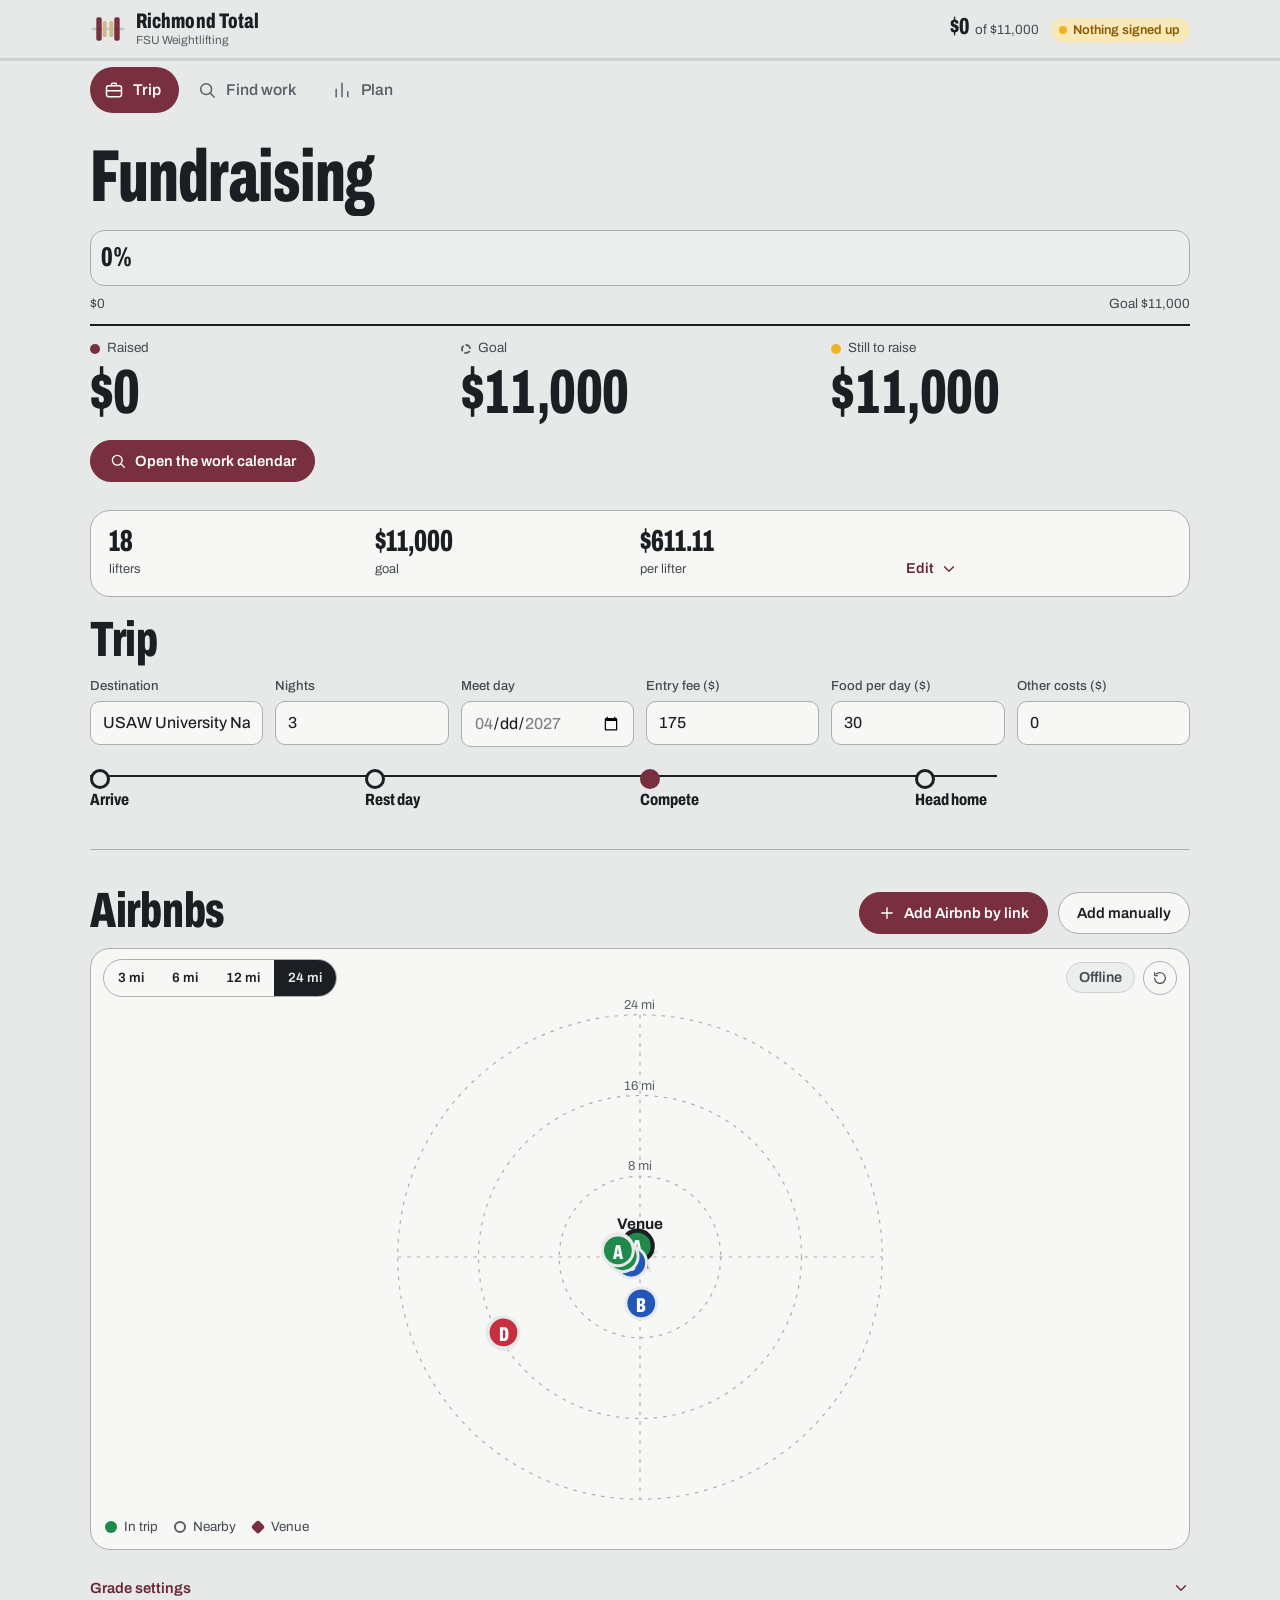
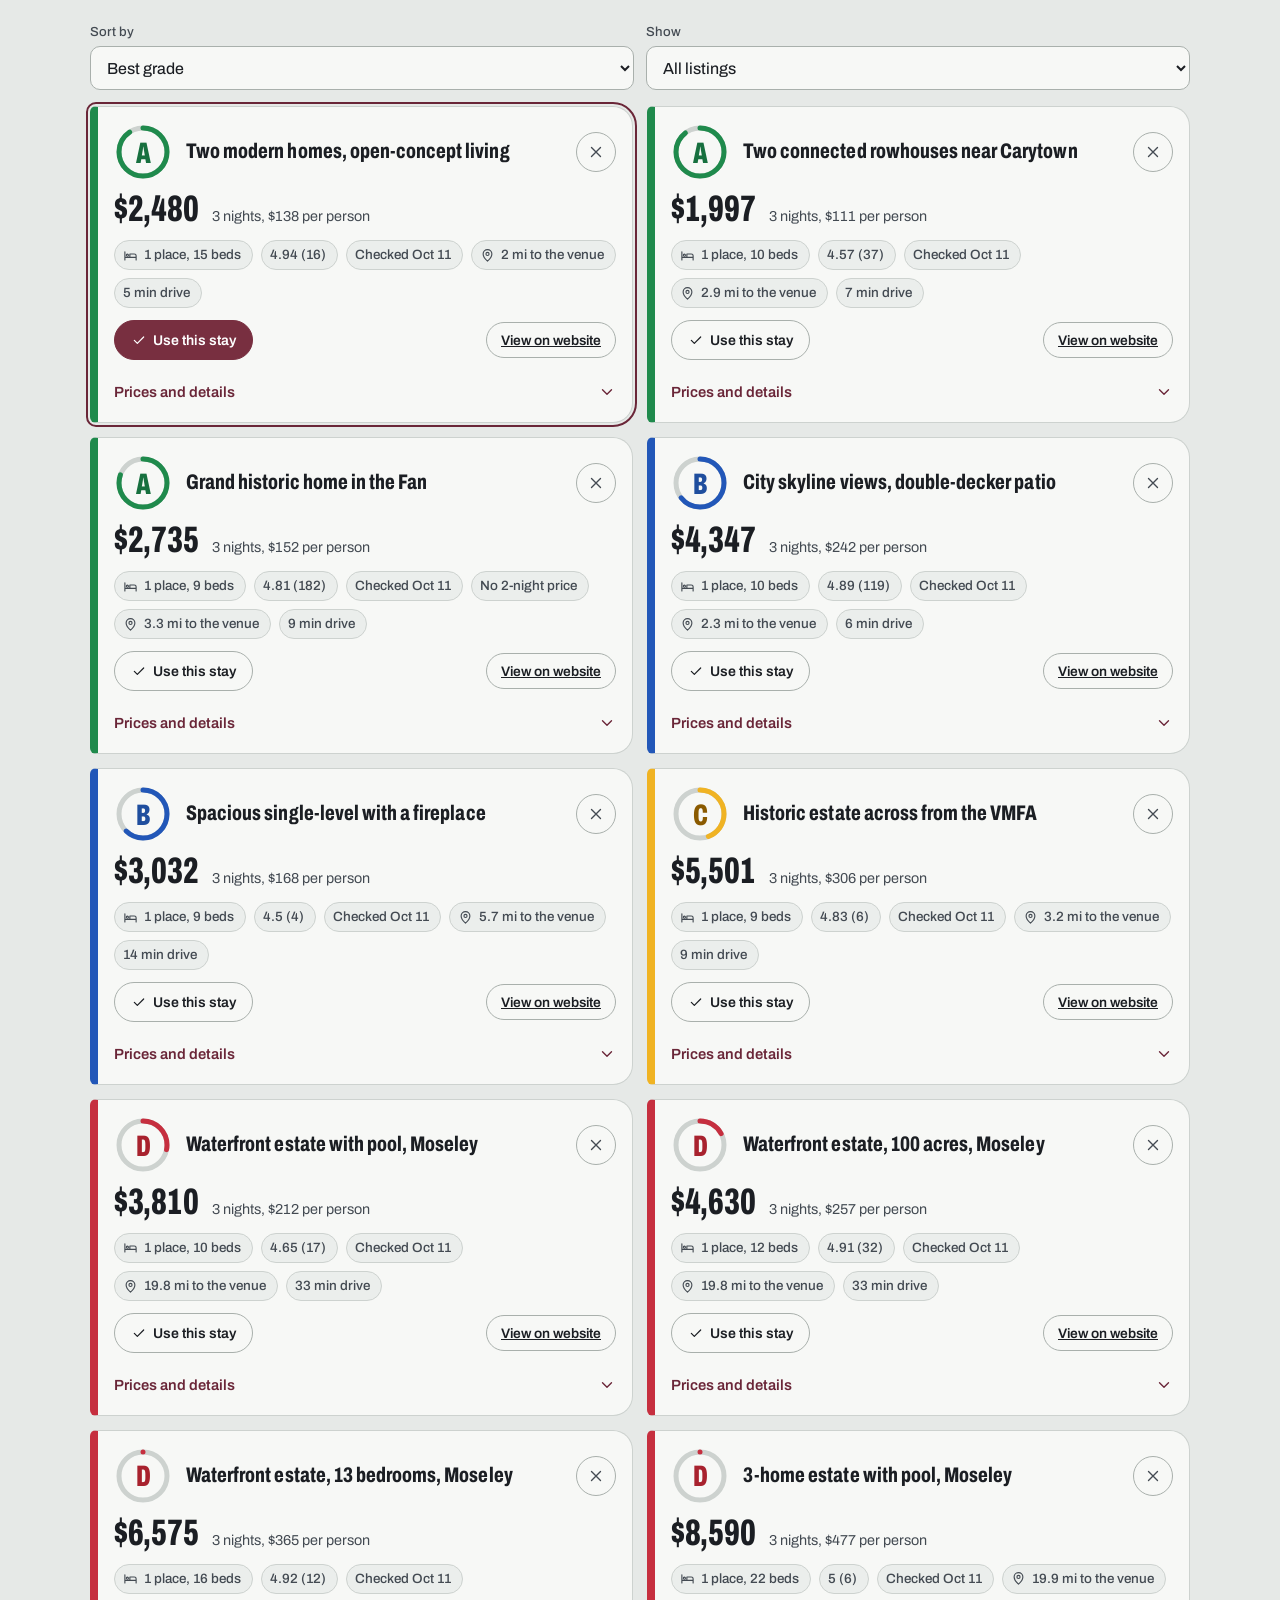
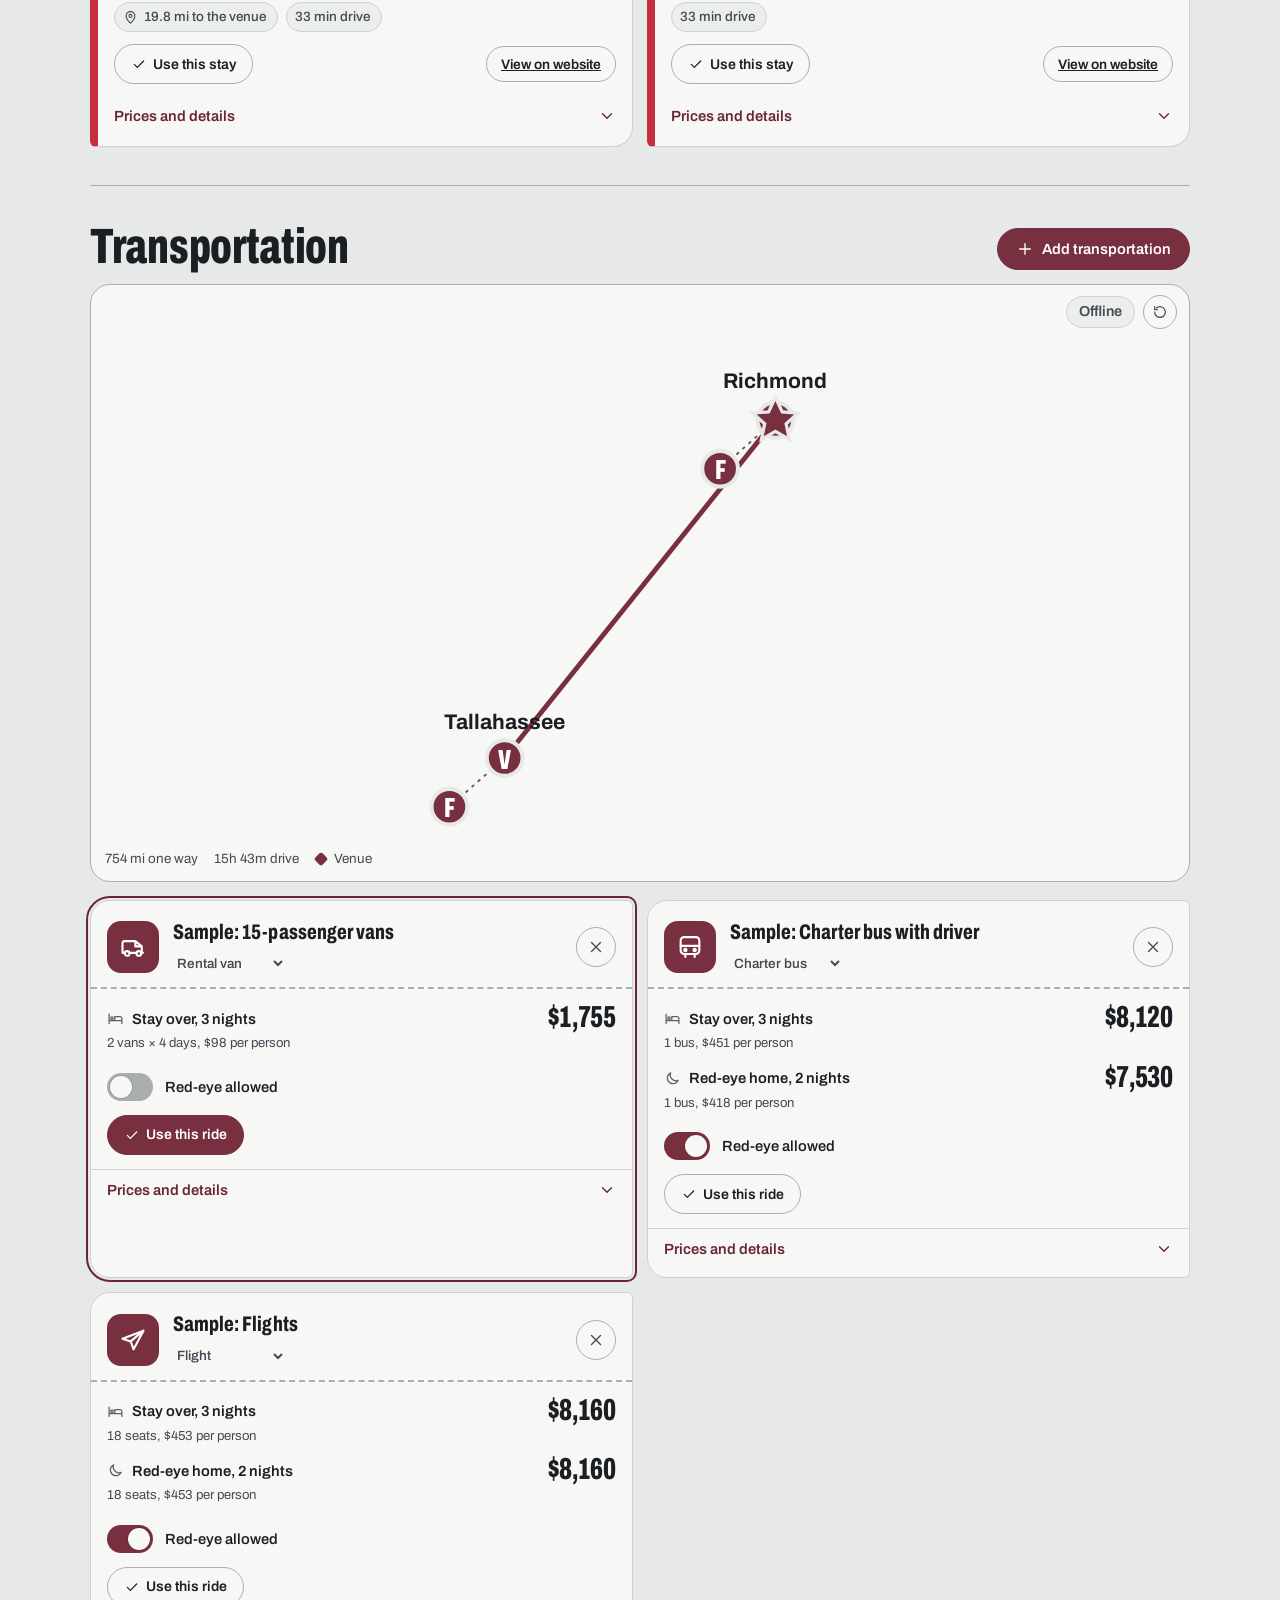
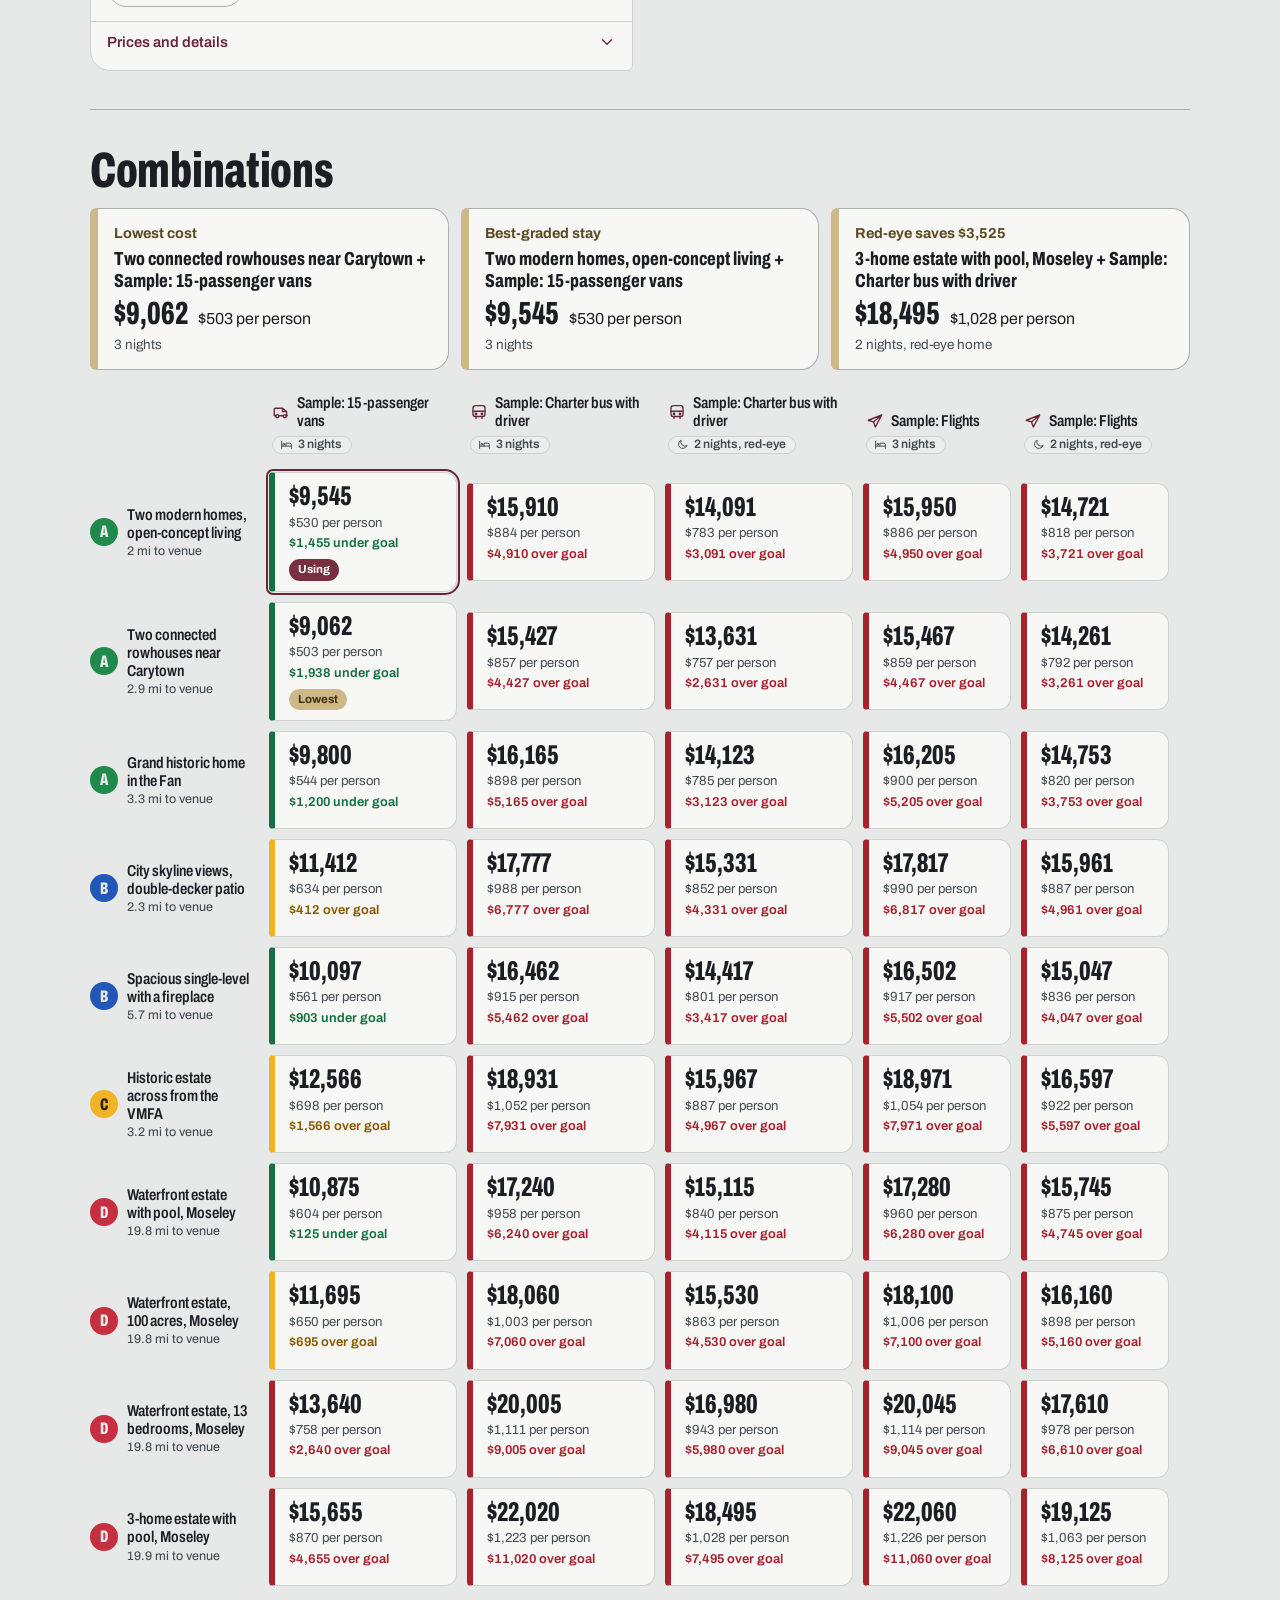
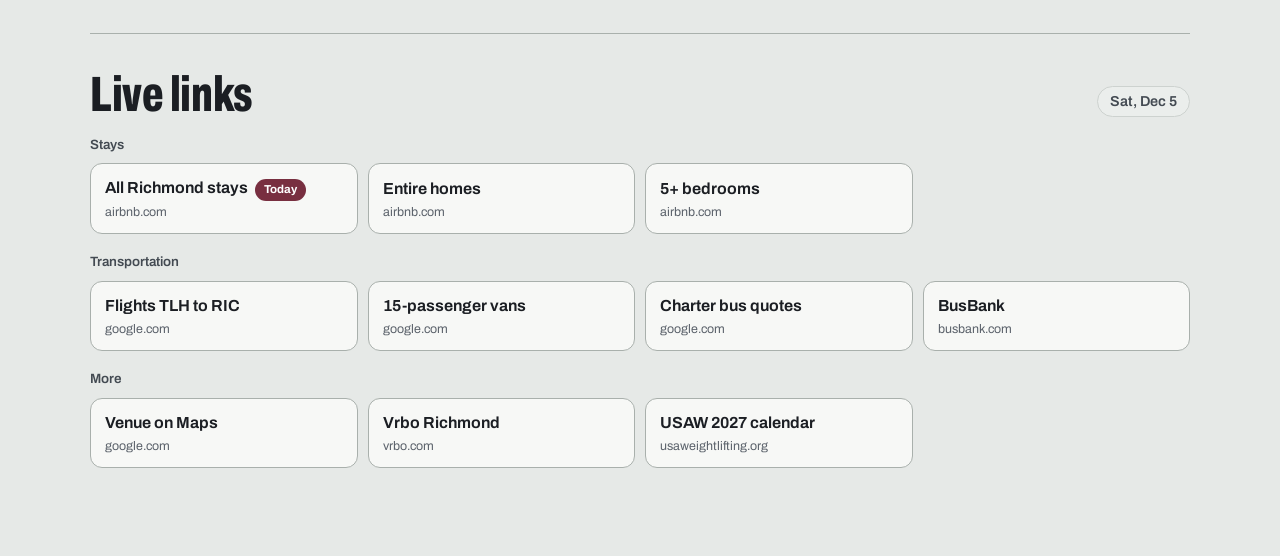
<file: index.html>
<!doctype html>
<html lang="en">
<head>
<meta charset="utf-8">
<meta name="viewport" content="width=device-width, initial-scale=1, viewport-fit=cover">
<meta name="color-scheme" content="light dark">
<meta name="theme-color" content="#782F40">
<title>Richmond Total | FSU Weightlifting trip planner</title>
<style>
/* Richmond Total — FSU Weightlifting trip planner
   Type: Archivo (variable, width + weight axes, embedded). Narrow 800 for numerals and headings, normal width for text.
   Color: chalk / paper / iron, FSU garnet + gold. IWF bumper-plate colors are used only as data (grades, status, plates). */
@font-face{font-family:"Archivo";src:url("[data-uri]") format("woff2");font-weight:400 900;font-stretch:62% 100%;font-display:swap}

:root{
  color-scheme:light dark;
  --bg:#E6E9E7; --surface:#F7F8F6; --inset:#EBEEEC;
  --ink:#1B1E23; --ink-2:#434A52; --ink-3:#5A616A;
  --line:#CDD2CF; --line-2:#A9B0AC;
  --accent:#782F40; --accent-ink:#FFFFFF; --accent-text:#6A2638;
  --gold:#CEB888; --gold-ink:#5B4A22;
  --p-red:#C62F3F; --p-blue:#2257B8; --p-yellow:#F0B323; --p-green:#1F8A4C; --p-white:#F5F6F4;
  --blue-ink:#1F4E9E;
  --ok:#17703F; --ok-bg:#DCEFE3; --warn:#8A5A00; --warn-bg:#F9E8B8; --bad:#A8222E; --bad-bg:#F6D9DB;
  --chrome-hi:#F7F9FA; --chrome-mid:#BCC3C9; --chrome-lo:#7B848C;
  --bar-h:58px; --tab-h:66px;
}
@media (prefers-color-scheme:dark){
  :root{
    --bg:#101216; --surface:#171A20; --inset:#1F232A;
    --ink:#EDEFEC; --ink-2:#BCC2C9; --ink-3:#98A0A8;
    --line:#2A2F37; --line-2:#444B56;
    --accent:#A8415F; --accent-text:#EBA9BC; --gold-ink:#CEB888;
    --p-white:#E8EBE7; --blue-ink:#86B3FF;
    --ok:#62D69C; --ok-bg:#10301F; --warn:#F2C45C; --warn-bg:#35290D; --bad:#FF918A; --bad-bg:#3C1714;
    --chrome-hi:#E8ECEF; --chrome-mid:#8E979F; --chrome-lo:#4F5760;
  }
}

*{box-sizing:border-box}
html{-webkit-text-size-adjust:100%;scroll-behavior:smooth}
body{margin:0;background:var(--bg);color:var(--ink);font:400 16px/1.5 "Archivo",ui-sans-serif,system-ui,-apple-system,"Segoe UI",Roboto,sans-serif;font-stretch:100%;-webkit-font-smoothing:antialiased;text-rendering:optimizeLegibility}
h1,h2,h3,p,ul,ol,dl,dd,dt,figure{margin:0;padding:0}
ul,ol{list-style:none}
button,input,select,textarea{font:inherit;font-stretch:100%;color:inherit}
button{cursor:pointer}
svg{display:block}
.sr{position:absolute;width:1px;height:1px;margin:-1px;padding:0;overflow:hidden;clip:rect(0 0 0 0);clip-path:inset(50%);white-space:nowrap;border:0}
.skip{position:absolute;left:12px;top:-64px;z-index:100;background:var(--accent);color:var(--accent-ink);padding:10px 16px;border-radius:10px;font-weight:600;text-decoration:none}
.skip:focus{top:10px}
:focus-visible{outline:2px solid var(--accent-text);outline-offset:2px;border-radius:6px}
.wrap{width:100%;max-width:1180px;margin:0 auto;padding:0 20px}
@media(min-width:900px){.wrap{padding:0 40px}}

.disp{font-stretch:62%;font-weight:800;letter-spacing:-.008em;line-height:.92;font-variant-numeric:lining-nums tabular-nums}
.num{font-variant-numeric:lining-nums tabular-nums}
.muted{color:var(--ink-2)}
.hint{font-size:.88rem;color:var(--ink-2);line-height:1.45;max-width:68ch}

/* ---------- app bar + tabs ---------- */
.appbar{position:sticky;top:0;z-index:40;background:color-mix(in srgb,var(--bg) 90%,transparent);-webkit-backdrop-filter:saturate(1.4) blur(14px);backdrop-filter:saturate(1.4) blur(14px)}
.appbar-in{height:var(--bar-h);display:flex;align-items:center;justify-content:space-between;gap:12px}
.brand{display:flex;align-items:center;gap:10px;min-width:0}
.brand-mark{width:36px;height:36px;flex:none}
.brand b{display:block;font-stretch:68%;font-weight:800;font-size:1.32rem;line-height:1;letter-spacing:.004em}
.brand small{display:block;font-size:.74rem;color:var(--ink-3);line-height:1.25;margin-top:2px}
.mini{display:flex;align-items:baseline;gap:6px;font-size:.84rem;color:var(--ink-2);white-space:nowrap}
.mini b{font-stretch:66%;font-weight:800;font-size:1.45rem;color:var(--ink);line-height:1}
.mini .st{display:inline-flex;align-items:center;gap:6px;margin-left:6px;font-weight:600;font-size:.8rem;padding:3px 10px 3px 8px;border-radius:999px;background:var(--inset);color:var(--ink-2)}
.mini .st::before{content:"";width:8px;height:8px;border-radius:50%;background:var(--line-2)}
.mini .st.ok{background:var(--ok-bg);color:var(--ok)}.mini .st.ok::before{background:var(--ok)}
.mini .st.warn{background:var(--warn-bg);color:var(--warn)}.mini .st.warn::before{background:var(--p-yellow)}
.mini .st.bad{background:var(--bad-bg);color:var(--bad)}.mini .st.bad::before{background:var(--bad)}
@media(max-width:520px){.mini .of,.mini .st{display:none}}
.loadline{height:3px;background:var(--line)}
.loadline i{display:block;height:100%;width:0;background:var(--accent);transition:width .7s cubic-bezier(.2,.8,.2,1)}

.tabs{position:fixed;left:0;right:0;bottom:0;z-index:50;display:grid;grid-template-columns:repeat(3,1fr);background:color-mix(in srgb,var(--surface) 94%,transparent);-webkit-backdrop-filter:blur(16px);backdrop-filter:blur(16px);border-top:1px solid var(--line);padding-bottom:env(safe-area-inset-bottom)}
.tabs button{position:relative;border:0;background:none;display:flex;flex-direction:column;align-items:center;gap:3px;padding:10px 4px 9px;font-size:.78rem;font-weight:560;color:var(--ink-3);min-height:var(--tab-h)}
.tabs button svg{width:24px;height:24px}
.tabs button[aria-selected=true]{color:var(--accent-text)}
.tabs button[aria-selected=true]::before{content:"";position:absolute;top:-1px;left:28%;right:28%;height:3px;border-radius:0 0 3px 3px;background:var(--accent)}
@media(min-width:900px){
  .tabs{position:static;display:flex;gap:4px;max-width:1180px;margin:0 auto;padding:6px 40px 0;border:0;background:none;-webkit-backdrop-filter:none;backdrop-filter:none}
  .tabs button{flex-direction:row;gap:9px;font-size:.98rem;min-height:46px;padding:8px 18px 8px 14px;border-radius:999px}
  .tabs button svg{width:20px;height:20px}
  .tabs button[aria-selected=true]{background:var(--accent);color:var(--accent-ink)}
  .tabs button[aria-selected=true]::before{display:none}
}
main{display:block;padding:6px 0 calc(var(--tab-h) + 56px)}
@media(min-width:900px){main{padding-bottom:80px}}
.panel{display:none}.panel.on{display:block}

/* ---------- hero: the bar ---------- */
.hero{padding:26px 0 10px}
.hero-title{font-stretch:62%;font-weight:800;font-size:clamp(3.1rem,13.5vw,6.8rem);line-height:.86;letter-spacing:-.012em;text-wrap:balance;max-width:14ch}
.hero-sub{margin-top:14px;font-size:1.05rem;color:var(--ink-2);max-width:56ch}
.readout{display:grid;grid-template-columns:repeat(3,1fr);gap:0 12px;border-top:2px solid var(--ink);margin-top:10px;padding-top:12px}
.readout dt{font-size:.84rem;color:var(--ink-2);display:flex;align-items:center;gap:7px}
.readout dt i{width:10px;height:10px;border-radius:50%;background:var(--accent);flex:none}
.readout dt i.ghost{background:none;border:2px dashed var(--ink-3)}
.readout dt i.gap{background:var(--p-yellow)}.readout dt i.ok{background:var(--ok)}
.readout dd{font-stretch:62%;font-weight:800;font-size:clamp(2rem,9.5vw,3.9rem);line-height:.95;letter-spacing:-.01em;margin-top:4px;font-variant-numeric:lining-nums tabular-nums}
.readout dd.ok{color:var(--ok)}.readout dd.warn{color:var(--warn)}.readout dd.bad{color:var(--bad)}
.hero-cta{display:flex;flex-wrap:wrap;gap:10px;align-items:center;margin-top:18px}
.hero-cta p{font-size:.95rem;color:var(--ink-2);flex:1 1 240px}

/* ---------- sections ---------- */
.block{padding:38px 0 8px;border-top:1px solid var(--line-2);margin-top:30px}
.block.first{border-top:0;margin-top:14px;padding-top:6px}
.sec-head{display:flex;align-items:flex-end;justify-content:space-between;gap:14px;flex-wrap:wrap;margin-bottom:14px}
.sec-title{font-stretch:66%;font-weight:800;font-size:clamp(2.1rem,7vw,3.1rem);line-height:.92;letter-spacing:-.006em}
.sec-note{margin-top:8px;color:var(--ink-2);max-width:64ch;font-size:.96rem}

/* ---------- buttons, fields ---------- */
.btn{display:inline-flex;align-items:center;justify-content:center;gap:8px;border:1px solid var(--line-2);background:var(--surface);color:var(--ink);padding:9px 18px;border-radius:999px;font-weight:600;font-size:.92rem;min-height:42px;line-height:1.1;transition:border-color .15s,background .15s}
.btn:hover{border-color:var(--ink-3)}
.btn svg{width:18px;height:18px;flex:none}
.btn.pri{background:var(--accent);border-color:var(--accent);color:var(--accent-ink)}
.btn.pri:hover{filter:brightness(1.08)}
.btn.ghost{background:none;border-color:transparent;color:var(--accent-text);padding-inline:12px}
.btn.danger{color:var(--bad)}
.btn.sm{min-height:36px;padding:6px 14px;font-size:.86rem}
.icon-btn{width:40px;height:40px;border-radius:50%;border:1px solid var(--line-2);background:var(--surface);display:grid;place-items:center;color:var(--ink-2);flex:none}
.icon-btn:hover{color:var(--bad);border-color:var(--bad)}
.icon-btn svg{width:18px;height:18px}
.field{display:flex;flex-direction:column;gap:5px;font-size:.82rem;color:var(--ink-2);font-weight:500;min-width:0}
.field input,.field select,.field textarea,.input{width:100%;min-height:44px;padding:9px 12px;border:1px solid var(--line-2);border-radius:10px;background:var(--surface);font-size:1rem;color:var(--ink);font-weight:450}
.field textarea{min-height:68px;resize:vertical}
.field input:focus-visible,.field select:focus-visible,.field textarea:focus-visible,.input:focus-visible{outline:2px solid var(--accent-text);outline-offset:1px;border-color:transparent}
.grid{display:grid;gap:12px;grid-template-columns:repeat(auto-fit,minmax(150px,1fr))}
.row{display:flex;gap:10px;flex-wrap:wrap;align-items:center}
.switch-row{display:flex;align-items:center;gap:12px;cursor:pointer;font-size:.92rem;font-weight:560}
.switch-row small{display:block;font-weight:400;color:var(--ink-2);font-size:.8rem}
.switch{appearance:none;-webkit-appearance:none;width:46px;height:28px;border-radius:999px;background:var(--line-2);position:relative;flex:none;transition:background .2s;margin:0;cursor:pointer}
.switch::after{content:"";position:absolute;top:3px;left:3px;width:22px;height:22px;border-radius:50%;background:var(--surface);transition:transform .2s cubic-bezier(.3,1.4,.5,1);box-shadow:0 0 0 1px rgba(0,0,0,.12)}
.switch:checked{background:var(--accent)}
.switch:checked::after{transform:translateX(18px)}
.chip{display:inline-flex;align-items:center;gap:6px;padding:4px 11px 4px 8px;border-radius:999px;background:var(--inset);font-size:.84rem;font-weight:520;color:var(--ink-2);border:1px solid var(--line)}
.chip svg{width:15px;height:15px;flex:none}
.tag{display:inline-flex;align-items:center;gap:5px;font-size:.72rem;font-weight:700;padding:2px 9px;border-radius:999px;background:var(--gold);color:#3E3114;line-height:1.5}
.tag.in{background:var(--accent);color:var(--accent-ink)}
details.dis>summary{list-style:none;cursor:pointer;display:flex;align-items:center;justify-content:space-between;gap:12px;font-weight:600;font-size:.92rem;color:var(--accent-text);padding:6px 0;min-height:40px}
details.dis>summary::-webkit-details-marker{display:none}
details.dis>summary svg{width:18px;height:18px;transition:transform .2s}
details.dis[open]>summary svg{transform:rotate(180deg)}
details.dis>.dis-body{padding:8px 0 4px;display:grid;gap:12px}

/* ---------- team and goal ---------- */
.setup{border:1px solid var(--line-2);border-radius:20px;background:var(--surface);margin-top:18px}
.setup>summary{list-style:none;cursor:pointer;padding:16px 18px;display:grid;grid-template-columns:repeat(2,minmax(0,1fr));gap:12px 18px;align-items:end;position:relative}
.setup>summary::-webkit-details-marker{display:none}
.setup .sf b{display:block;font-stretch:62%;font-weight:800;font-size:1.9rem;line-height:.95}
.setup .sf span{font-size:.8rem;color:var(--ink-2)}
.setup .edit{grid-column:1/-1;display:flex;align-items:center;gap:6px;color:var(--accent-text);font-weight:600;font-size:.9rem}
.setup .edit svg{width:18px;height:18px;transition:transform .2s}
.setup[open] .edit svg{transform:rotate(180deg)}
.setup-body{padding:4px 18px 18px;border-top:1px solid var(--line);display:grid;gap:14px;padding-top:16px}
@media(min-width:760px){.setup>summary{grid-template-columns:repeat(4,1fr) auto}.setup .edit{grid-column:auto}}

/* ---------- schedule ---------- */
.tl{display:grid;grid-auto-flow:column;grid-auto-columns:1fr;gap:0;margin:6px 0 0}
.tl li{position:relative;padding:22px 6px 0 0;min-width:0}
.tl li::before{content:"";position:absolute;top:6px;left:0;right:0;height:2px;background:var(--ink)}
.tl li::after{content:"";position:absolute;top:0;left:0;width:14px;height:14px;border-radius:50%;background:var(--bg);border:3px solid var(--ink)}
.tl li.meet::after{background:var(--accent);border-color:var(--accent)}
.tl li.last::before{background:linear-gradient(90deg,var(--ink) 0 30%,transparent 30%);right:auto;width:100%}
.tl b{display:block;font-stretch:78%;font-weight:760;font-size:1.02rem;line-height:1.1}
.tl span{display:block;font-size:.82rem;color:var(--ink-2);margin-top:2px}
.tl-note{margin-top:14px}

/* ---------- lodging ---------- */
.gA{--g:var(--p-green);--g-ink:var(--ok)}.gB{--g:var(--p-blue);--g-ink:var(--blue-ink)}.gC{--g:var(--p-yellow);--g-ink:var(--warn)}.gD{--g:var(--p-red);--g-ink:var(--bad)}.gx{--g:var(--line-2);--g-ink:var(--ink-3)}
.toolbar{display:grid;gap:12px;grid-template-columns:repeat(auto-fit,minmax(160px,1fr));margin:14px 0 16px}
.cards{display:grid;gap:14px;grid-template-columns:minmax(0,1fr)}
@media(min-width:1000px){.cards.two{grid-template-columns:repeat(2,minmax(0,1fr))}}
.stay{position:relative;background:var(--surface);border:1px solid var(--line);border-left:8px solid var(--g,var(--line-2));border-radius:6px 20px 20px 6px;padding:16px 16px 10px;display:grid;gap:12px;align-content:start}
.stay.sel{outline:2px solid var(--accent-text);outline-offset:2px}
.stay-head{display:grid;grid-template-columns:auto minmax(0,1fr) auto;gap:14px;align-items:center}
.ring{position:relative;display:block;width:58px;height:58px;flex:none}
.ring svg{width:100%;height:100%;transform:rotate(-90deg)}
.ring .trk{fill:none;stroke:var(--line);stroke-width:5}
.ring .val{fill:none;stroke:var(--g);stroke-width:5;stroke-linecap:round}
.ring b{position:absolute;inset:0;display:grid;place-items:center;font-stretch:62%;font-weight:800;font-size:1.85rem;color:var(--g-ink);padding-top:1px}
input.name{width:100%;min-width:0;border:0;border-bottom:2px solid transparent;border-radius:0;background:transparent;font-stretch:72%;font-weight:760;font-size:1.32rem;line-height:1.15;padding:3px 0;min-height:0;letter-spacing:.002em}
input.name:hover{border-bottom-color:var(--line)}
input.name:focus-visible{outline:none;border-bottom-color:var(--accent-text)}
.stay-cost{display:flex;flex-wrap:wrap;align-items:baseline;gap:4px 14px}
.stay-cost b{font-size:2.3rem}
.stay-cost span{font-size:.9rem;color:var(--ink-2)}
.stay-chips{display:flex;flex-wrap:wrap;gap:8px}
.use{position:relative;display:inline-flex;cursor:pointer}
.use .pill{display:inline-flex;align-items:center;gap:6px;border:1px solid var(--line-2);border-radius:999px;padding:8px 16px;font-weight:600;font-size:.88rem;min-height:40px;background:var(--surface);transition:background .15s}
.use .pill svg{width:16px;height:16px}
.use:hover .pill{border-color:var(--ink-3)}
.use input:checked+.pill{background:var(--accent);border-color:var(--accent);color:var(--accent-ink)}
.use input:focus-visible+.pill{outline:2px solid var(--accent-text);outline-offset:2px}
.stay-foot{display:flex;align-items:center;justify-content:space-between;gap:10px;flex-wrap:wrap}

/* ---------- transport ---------- */
.ride{background:var(--surface);border:1px solid var(--line);border-radius:20px 6px 6px 20px;display:grid;align-content:start}
.ride.sel{outline:2px solid var(--accent-text);outline-offset:2px}
.ride-top{display:grid;grid-template-columns:auto minmax(0,1fr) auto;gap:14px;padding:16px 16px 10px;align-items:center}
.ride-ico{width:52px;height:52px;border-radius:14px;background:var(--accent);color:var(--accent-ink);display:grid;place-items:center}
.ride-ico svg{width:28px;height:28px}
.ride select.type{border:0;background:transparent;padding:0 20px 0 0;font-size:.84rem;color:var(--ink-2);min-height:28px;font-weight:560;width:auto;cursor:pointer}
.ride .switch-row{padding:6px 16px 14px}
.ride-cost{border-top:2px dashed var(--line-2);padding:14px 16px;display:grid;gap:10px}
.ride-line{display:grid;grid-template-columns:1fr auto;align-items:baseline;gap:2px 12px}
.ride-line .lab{display:flex;align-items:center;gap:8px;font-weight:600;font-size:.92rem}
.ride-line .lab svg{width:17px;height:17px;color:var(--ink-3)}
.ride-line b{font-size:1.9rem}
.ride-line small{grid-column:1/-1;color:var(--ink-2);font-size:.82rem}
.ride .dis{padding:0 16px 8px;border-top:1px solid var(--line)}

/* ---------- picks + matrix ---------- */
.picks{display:grid;gap:12px;grid-template-columns:repeat(auto-fit,minmax(260px,1fr));margin:6px 0 18px}
.pick{text-align:left;border:1px solid var(--line-2);background:var(--surface);border-radius:6px 18px 18px 6px;padding:14px 16px;display:grid;gap:4px;border-left:8px solid var(--gold)}
.pick:hover{border-color:var(--ink-3);border-left-color:var(--gold)}
.pick .why{font-weight:700;font-size:.9rem;color:var(--gold-ink)}
.pick b{font-stretch:72%;font-weight:760;font-size:1.18rem;line-height:1.15}
.pick .pr{display:flex;align-items:baseline;gap:10px;margin-top:2px}
.pick .pr strong{font-stretch:62%;font-weight:800;font-size:2rem;line-height:1}
.pick small{color:var(--ink-2);font-size:.84rem}
.mx-wrap{overflow-x:auto;margin:0 -20px;padding:0 20px 8px;-webkit-overflow-scrolling:touch}
@media(min-width:900px){.mx-wrap{margin:0;padding:0 0 8px}}
table.mx{border-collapse:separate;border-spacing:8px;margin:-8px;font-size:.88rem}
table.mx th{font-weight:600;text-align:left;vertical-align:bottom}
table.mx thead th{padding:6px 4px 8px;min-width:150px;max-width:190px;font-stretch:78%;font-size:.98rem;line-height:1.15}
table.mx thead th .nt{display:inline-flex;align-items:center;gap:5px;margin-top:6px;font-stretch:100%;font-weight:600;font-size:.76rem;color:var(--ink-2);background:var(--inset);border:1px solid var(--line);border-radius:999px;padding:1px 9px 1px 7px}
table.mx thead th .nt svg{width:13px;height:13px}
table.mx thead th .tt{display:flex;align-items:center;gap:7px}
table.mx thead th .tt svg{width:18px;height:18px;flex:none;color:var(--accent-text)}
table.mx tbody th{position:sticky;left:0;z-index:2;background:var(--bg);min-width:150px;max-width:170px;padding:6px 10px 6px 0;vertical-align:middle;font-stretch:78%;font-size:.98rem;line-height:1.15}
table.mx tbody th .rl{display:flex;align-items:center;gap:9px}
table.mx tbody th small{display:block;font-stretch:100%;font-weight:450;color:var(--ink-2);font-size:.78rem;margin-top:2px}
.gchip{display:inline-grid;place-items:center;width:28px;height:28px;border-radius:50%;background:var(--g);color:var(--bg);font-stretch:62%;font-weight:800;font-size:1.05rem;flex:none}
.gchip.gC{color:#2A2108}.gchip.gx{background:none;border:1.5px dashed var(--line-2);color:var(--ink-3)}
.cell{width:100%;text-align:left;display:grid;gap:2px;padding:10px 12px 10px 14px;background:var(--surface);border:1px solid var(--line);border-left:6px solid var(--st,var(--line-2));border-radius:4px 12px 12px 4px;min-height:96px;align-content:start;transition:border-color .15s}
.cell:hover{border-color:var(--ink-3);border-left-color:var(--st)}
.cell.ok{--st:var(--ok)}.cell.warn{--st:var(--p-yellow)}.cell.bad{--st:var(--bad)}
.cell .ct{font-stretch:62%;font-weight:800;font-size:1.7rem;line-height:1}
.cell .pp{font-size:.82rem;color:var(--ink-2)}
.cell .dl{font-size:.8rem;font-weight:650}
.cell.ok .dl{color:var(--ok)}.cell.warn .dl{color:var(--warn)}.cell.bad .dl{color:var(--bad)}
.cell .tags{display:flex;flex-wrap:wrap;gap:4px;margin-top:4px}
.cell.sel{outline:2px solid var(--accent-text);outline-offset:1px}

/* ---------- jobs ---------- */
.finder{display:grid;gap:14px}
.search{position:relative}
.search svg{position:absolute;left:14px;top:50%;transform:translateY(-50%);width:20px;height:20px;color:var(--ink-3);pointer-events:none}
.search input{padding-left:44px;min-height:50px;border-radius:999px;font-size:1.02rem}
.chips{display:flex;gap:8px;overflow-x:auto;margin:0 -20px;padding:2px 20px 6px;scrollbar-width:none}
.chips::-webkit-scrollbar{display:none}
@media(min-width:900px){.chips{flex-wrap:wrap;overflow:visible;margin:0;padding:2px 0}}
.cat{flex:none;display:inline-flex;align-items:center;gap:7px;border:1px solid var(--line-2);background:var(--surface);border-radius:999px;padding:7px 14px 7px 10px;font-size:.88rem;font-weight:580;min-height:40px}
.cat svg{width:18px;height:18px}
.cat[aria-pressed=true]{background:var(--ink);color:var(--bg);border-color:var(--ink)}
.filter-row{display:grid;gap:12px;grid-template-columns:repeat(auto-fit,minmax(150px,1fr));align-items:end}
.jobs{display:grid;gap:14px;grid-template-columns:repeat(auto-fill,minmax(min(100%,340px),1fr));margin-top:6px}
.job{background:var(--surface);border:1px solid var(--line);border-radius:14px;padding:16px;display:flex;flex-direction:column;gap:11px;position:relative}
.job.inplan{border-color:var(--accent-text);box-shadow:inset 6px 0 0 var(--accent)}
.job-top{display:grid;grid-template-columns:auto minmax(0,1fr) auto;gap:12px;align-items:start}
.cat-ico{width:42px;height:42px;border-radius:12px;background:var(--inset);display:grid;place-items:center;color:var(--accent-text);border:1px solid var(--line)}
.cat-ico svg{width:23px;height:23px}
.job h3{font-stretch:76%;font-weight:760;font-size:1.22rem;line-height:1.1}
.job .cn{font-size:.78rem;color:var(--ink-3);margin-top:3px;font-weight:500}
.job-pay{text-align:right}
.job-pay b{display:block;font-stretch:62%;font-weight:800;font-size:2.5rem;line-height:.9;color:var(--accent-text)}
.job-pay small{font-size:.76rem;color:var(--ink-2)}
.job .desc{font-size:.92rem;color:var(--ink-2)}
.job .brk{font-size:.82rem;color:var(--ink-3)}
.facts{display:flex;flex-wrap:wrap;gap:6px}
.job .where{font-size:.86rem;color:var(--ink-2)}
.job .where b{color:var(--ink);font-weight:650}
.links{display:flex;gap:4px 14px;flex-wrap:wrap}
.links a{font-size:.84rem;font-weight:600;color:var(--accent-text);text-underline-offset:3px;padding:4px 0}
.job-foot{display:flex;align-items:center;justify-content:space-between;gap:12px;margin-top:auto;padding-top:12px;border-top:1px solid var(--line)}
.need{display:grid;gap:5px;min-width:0}
.need span{font-size:.82rem;color:var(--ink-2)}
.pips{display:flex;gap:4px;flex-wrap:wrap}
.pip{width:13px;height:22px;border-radius:3px;border:1.5px solid var(--line-2)}
.pip.on{background:var(--accent);border-color:var(--accent)}
.stepper{display:inline-flex;align-items:center;border:1px solid var(--line-2);border-radius:999px;background:var(--surface);flex:none}
.stepper button{width:44px;height:44px;border:0;background:none;border-radius:50%;display:grid;place-items:center;color:var(--ink)}
.stepper button:hover{background:var(--inset)}
.stepper button svg{width:20px;height:20px}
.stepper output{min-width:5.4ch;text-align:center;font-weight:700;font-size:.92rem;line-height:1.1}
.stepper output small{display:block;font-weight:450;color:var(--ink-2);font-size:.7rem}
.empty{padding:34px 18px;text-align:center;color:var(--ink-2);border:1.5px dashed var(--line-2);border-radius:16px;grid-column:1/-1}
.empty b{display:block;color:var(--ink);font-stretch:72%;font-size:1.3rem;font-weight:760;margin-bottom:4px}
.empty .btn{margin-top:14px}

/* ---------- plan ---------- */
.plan-grid{display:grid;gap:34px}
@media(min-width:1000px){.plan-grid{grid-template-columns:minmax(0,1.15fr) minmax(0,.85fr);align-items:start}}
.shift-row{display:grid;grid-template-columns:minmax(0,1fr) auto;gap:6px 14px;align-items:center;padding:14px 0;border-bottom:1px solid var(--line)}
.shift-row:first-child{border-top:1px solid var(--line-2)}
.shift-row b{font-stretch:76%;font-weight:760;font-size:1.12rem;line-height:1.15;display:block}
.shift-row small{color:var(--ink-2);font-size:.84rem}
.shift-row .sub{font-stretch:62%;font-weight:800;font-size:1.6rem;text-align:right;line-height:1}
.chart{width:100%;height:auto;overflow:visible}
.chart text{fill:var(--ink-2);font-size:13px;font-family:inherit}
.chart .grid-l{stroke:var(--line);stroke-width:1}
.chart .axis{stroke:var(--ink-3);stroke-width:1.2}
.chart .goal-l{stroke:var(--gold);stroke-width:2.5;stroke-dasharray:6 5}
.chart .area{fill:var(--accent);opacity:.14}
.chart .line{fill:none;stroke:var(--accent);stroke-width:3;stroke-linejoin:round;stroke-linecap:round}
.chart .mk{stroke:var(--ink);stroke-width:1.5;stroke-dasharray:3 4}
.chart .col{fill:var(--accent)}.chart .col.low{fill:var(--accent);opacity:.5}
.chart .tgt{stroke:var(--gold);stroke-width:2.5;stroke-dasharray:6 5}
.chart .lbl-strong{fill:var(--ink);font-weight:700}
.notes{display:grid;gap:8px;margin-top:12px;font-size:.92rem;color:var(--ink-2)}
.notes li{display:flex;gap:10px;align-items:flex-start}
.notes li i{width:10px;height:10px;border-radius:50%;margin-top:7px;flex:none;background:var(--ink-3)}
.notes li i.ok{background:var(--ok)}.notes li i.bad{background:var(--bad)}.notes li i.gold{background:var(--gold)}
.verdict{border-left:8px solid var(--st,var(--line-2));background:var(--surface);border-radius:6px 18px 18px 6px;padding:18px 20px;font-size:1.04rem}
.verdict.ok{--st:var(--ok)}.verdict.bad{--st:var(--bad)}.verdict.warn{--st:var(--p-yellow)}
.verdict b{font-stretch:70%;font-weight:800;font-size:1.7rem;display:block;line-height:1.05;margin-bottom:4px}
.actions{display:flex;flex-wrap:wrap;gap:10px;margin-top:18px}
#toast{position:fixed;left:50%;bottom:calc(var(--tab-h) + 18px);transform:translate(-50%,24px);opacity:0;pointer-events:none;background:var(--ink);color:var(--bg);padding:12px 20px;border-radius:999px;font-weight:600;font-size:.92rem;max-width:calc(100% - 32px);text-align:center;z-index:80;transition:opacity .25s,transform .35s cubic-bezier(.2,.9,.3,1.2)}
#toast.on{opacity:1;transform:translate(-50%,0)}
@media(min-width:900px){#toast{bottom:28px}}
footer{padding:30px 0 20px;color:var(--ink-3);font-size:.82rem}
footer p{max-width:78ch}

/* ---------- dialog ---------- */
dialog{border:0;border-radius:22px;padding:22px;max-width:620px;width:calc(100% - 20px);max-height:92vh;overflow:auto;background:var(--surface);color:var(--ink)}
dialog::backdrop{background:rgba(8,10,14,.6);-webkit-backdrop-filter:blur(4px);backdrop-filter:blur(4px)}
dialog h2{font-stretch:66%;font-weight:800;font-size:2.1rem;line-height:.95;margin-bottom:14px}
.mchips{display:flex;flex-wrap:wrap;gap:6px}
.mchips label{display:inline-flex;align-items:center;gap:6px;font-size:.86rem;border:1px solid var(--line-2);border-radius:999px;padding:6px 12px;cursor:pointer;min-height:36px}
.mchips input{margin:0;accent-color:var(--accent)}
.sub-h{font-size:.84rem;color:var(--ink-2);font-weight:560;margin:14px 0 6px}

@media(prefers-reduced-motion:reduce){
  *,*::before,*::after{animation:none!important;transition:none!important;scroll-behavior:auto!important}
}
@media print{
  .appbar,.tabs,#toast,.btn,.stepper,.skip,.toolbar,.hero-cta,.chips,.search,.icon-btn,.use,.switch-row{display:none!important}
  body{background:#fff;color:#000}
  .panel{display:block!important}
  .plate,.cell,.verdict,.stay,.ride{-webkit-print-color-adjust:exact;print-color-adjust:exact}
  .block{break-inside:avoid}
}

/* icons: <svg class="i"><use href="#i-name"/></svg> */
.i{fill:none;stroke:currentColor;stroke-width:1.8;stroke-linecap:round;stroke-linejoin:round}

/* progress bar */
.bar-fig{margin:22px 0 4px}
.prog{position:relative;height:56px;border-radius:14px;background:var(--inset);border:1px solid var(--line-2);overflow:hidden}
.prog-fill{height:100%;background:var(--accent);border-radius:13px 0 0 13px;min-width:0}
.prog-fill.ok{background:var(--ok);border-radius:13px}
.prog-fill.grow{animation:prog-grow .9s cubic-bezier(.2,.8,.2,1) backwards}
@keyframes prog-grow{from{width:0}}
.prog-pct{position:absolute;top:50%;transform:translate(10px,-50%);font-stretch:62%;font-weight:800;font-size:1.7rem;line-height:1;color:var(--ink)}
.prog-pct.in{transform:translate(calc(-100% - 12px),-50%);color:#fff}
.prog-scale{display:flex;justify-content:space-between;margin-top:8px;font-size:.84rem;color:var(--ink-2)}

.hero-title{font-size:clamp(2.6rem,10vw,4.6rem)}

/* live links */
.stamp{font-size:.9rem;font-weight:600;color:var(--ink-2);background:var(--inset);border:1px solid var(--line);border-radius:999px;padding:4px 12px}
.live-h{font-size:.84rem;font-weight:600;color:var(--ink-2);margin:18px 0 8px}
.live-grid{display:grid;gap:10px;grid-template-columns:repeat(auto-fill,minmax(min(100%,230px),1fr))}
.live-link{display:grid;gap:2px;padding:12px 14px;border:1px solid var(--line-2);border-radius:12px;background:var(--surface);text-decoration:none;color:var(--ink);min-height:56px;align-content:center}
.live-link:hover{border-color:var(--accent-text)}
.live-link span{font-weight:650}
.live-link small{color:var(--ink-3);font-size:.78rem}
.live-link .tag{font-style:normal;margin-left:4px}
.live-picks{display:grid;gap:10px;grid-template-columns:repeat(auto-fill,minmax(min(100%,260px),1fr))}
.live-pick{border:1px solid var(--line);border-radius:12px;background:var(--surface);padding:12px 14px;display:grid;gap:6px}
.live-pick b{font-stretch:76%;font-weight:760;font-size:1.1rem;line-height:1.1}
.live-pick-links{display:flex;flex-wrap:wrap;gap:2px 12px}
.live-pick-links a{font-size:.84rem;font-weight:600;color:var(--accent-text);text-underline-offset:3px;padding:4px 0}

/* maps */
.map-wrap{border:1px solid var(--line-2);border-radius:20px;background:var(--surface);margin:14px 0 18px;overflow:hidden}
.map-bar{display:flex;align-items:center;justify-content:space-between;gap:10px;padding:10px 12px 0}
.map-bar-r{display:flex;align-items:center;gap:8px}
.icon-btn.sm{width:34px;height:34px}.icon-btn.sm svg{width:16px;height:16px}
.zoom{display:inline-flex;border:1px solid var(--line-2);border-radius:999px;overflow:hidden}
.zoom button{border:0;background:none;padding:7px 14px;font-weight:600;font-size:.84rem;min-height:36px}
.zoom button[aria-pressed=true]{background:var(--ink);color:var(--bg)}
svg.map{width:100%;height:auto;max-height:520px}
.map .ring-l{fill:none;stroke:var(--line-2);stroke-width:1;stroke-dasharray:3 5}
.map .ring-t{fill:var(--ink-3);font-size:11px}
.map .venue polygon{fill:var(--accent);stroke:var(--bg);stroke-width:2}
.map .venue-t{fill:var(--ink);font-size:13px;font-weight:700}
.map .route-l{fill:none;stroke:var(--accent);stroke-width:3;stroke-linejoin:round;stroke-linecap:round}
.map .leader{stroke:var(--ink-3);stroke-width:1.2;stroke-dasharray:2 3}
.map .pin{cursor:pointer;outline:none}
.map .pin .hit{fill:transparent}
.map .pin text{text-anchor:middle;dominant-baseline:central;font-stretch:62%;font-weight:800;font-size:17px;fill:#fff;pointer-events:none}
.map .pin.gC text{fill:#2A2108}
.map .pin.trip .dot{fill:var(--g);stroke:var(--bg);stroke-width:2.5}
.map .pin.trip.sel .dot{stroke:var(--ink);stroke-width:3.5}
.map .pin.disc .dot{fill:var(--surface);stroke:var(--ink-3);stroke-width:2.2}
.map .pin.rt .dot{fill:var(--accent);stroke:var(--bg);stroke-width:2.5}
.map .pin:hover .dot,.map .pin:focus-visible .dot{stroke:var(--accent-text);stroke-width:3.5}
.map-legend{display:flex;flex-wrap:wrap;gap:6px 16px;padding:0 14px 12px;font-size:.84rem;color:var(--ink-2)}
.map-legend span{display:inline-flex;align-items:center;gap:7px}
.lg{width:12px;height:12px;border-radius:50%;display:inline-block}
.lg.trip{background:var(--p-green)}.lg.disc{border:2px solid var(--ink-3)}.lg.ven{background:var(--accent);border-radius:3px;transform:rotate(45deg) scale(.85)}
.pop{position:absolute;z-index:70;width:300px;background:var(--surface);border:1px solid var(--line-2);border-radius:16px;padding:16px;box-shadow:0 14px 40px rgba(0,0,0,.28);display:grid;gap:10px}
.pop[hidden]{display:none}
.pop h3{font-stretch:76%;font-weight:760;font-size:1.2rem;line-height:1.1;padding-right:34px}
.pop-x{position:absolute;top:8px;right:8px}
.chips-row{display:flex;flex-wrap:wrap;gap:6px}
.pop-actions{display:grid;grid-template-columns:1fr 1fr;gap:8px}
.pop-actions .btn{padding-inline:10px;text-decoration:none}
.pop-list{display:grid;gap:2px;font-size:.88rem}
.pop-list a{color:var(--accent-text);text-underline-offset:3px;font-weight:600;display:inline-block;padding:3px 0}
@media(max-width:700px){.pop{position:fixed;left:12px;right:12px;bottom:calc(var(--tab-h) + 12px);width:auto;top:auto!important}}
.map .venue,.map .venue-t,.map .ring-t{pointer-events:none}
.zoom button,.stamp{white-space:nowrap}
@media(max-width:700px){.map .pin.trip .dot,.map .pin.rt .dot{r:16px}.map .pin.disc .dot{r:9px}.map .pin text{font-size:21px}.map .venue-t{font-size:16px}}

/* work calendar */
.cal{max-width:640px;margin-top:6px}
.cal-head{display:flex;align-items:center;justify-content:space-between;gap:10px;margin-bottom:10px}
.cal-head h3{font-stretch:76%;font-weight:760;font-size:1.5rem}
.cal-head .icon-btn:disabled{opacity:.3}
.cal-grid{display:grid;grid-template-columns:repeat(7,minmax(0,1fr));gap:4px}
.cw{font-size:.74rem;font-weight:650;color:var(--ink-3);text-align:center;padding:4px 0}
.cd{position:relative;aspect-ratio:1/1;min-height:44px;border:1px solid var(--line);background:var(--surface);border-radius:10px;display:grid;place-items:center;color:var(--ink-3);font-size:.95rem}
.cd.blank{border:0;background:none}
.cd b{font-weight:600}
.cd.out{opacity:.45}
.cd.has{color:var(--ink);border-color:var(--line-2);background:var(--inset)}
.cd.has b{font-weight:780}
.cd.today b{text-decoration:underline;text-underline-offset:3px}
.cd.sel{background:var(--ink);color:var(--bg);border-color:var(--ink)}
.cd .cn-b{position:absolute;right:5px;bottom:4px;min-width:19px;height:19px;border-radius:999px;background:var(--accent);color:var(--accent-ink);font-size:.7rem;font-weight:760;display:grid;place-items:center;padding:0 5px}
.cd .cn-b.done{background:var(--gold);color:#3E3114}
.day-h{font-stretch:76%;font-weight:760;font-size:1.4rem;margin:26px 0 12px}
.jobs.one{grid-template-columns:minmax(0,640px)}
dl.ev{display:grid;gap:8px;margin:0}
dl.ev>div{display:grid;grid-template-columns:96px minmax(0,1fr);gap:10px;font-size:.92rem}
dl.ev dt{color:var(--ink-3);font-weight:560}
dl.ev dd{margin:0;color:var(--ink)}

.pay-in{flex-wrap:wrap;align-items:flex-end}
.pay-in label{display:grid;gap:4px;font-size:.78rem;color:var(--ink-3);font-weight:560}
.pay-in input{width:9.5em;min-height:40px;border:1px solid var(--line-2);border-radius:10px;padding:6px 10px;background:var(--surface);color:var(--ink);font:inherit}
.pay-in label:nth-of-type(2) input{width:5em}
.pay-in .btn{margin-left:auto}

</style>
</head>
<body>

<svg width="0" height="0" style="position:absolute" aria-hidden="true" focusable="false">
  <defs>
    <linearGradient id="chrome" x1="0" y1="0" x2="0" y2="1">
      <stop offset="0" style="stop-color:var(--chrome-hi)"/>
      <stop offset=".45" style="stop-color:var(--chrome-mid)"/>
      <stop offset="1" style="stop-color:var(--chrome-lo)"/>
    </linearGradient>
    <pattern id="knurl" width="3" height="3" patternUnits="userSpaceOnUse" patternTransform="rotate(45)">
      <path d="M0 0h1.2v3H0z" style="fill:var(--chrome-lo)" opacity=".6"/>
    </pattern>
  </defs>
  <symbol id="i-trip" viewBox="0 0 24 24"><rect x="3" y="7" width="18" height="13" rx="2.5"/><path d="M9 7V5.5A1.5 1.5 0 0 1 10.5 4h3A1.5 1.5 0 0 1 15 5.5V7M3 13h18"/></symbol>
  <symbol id="i-search" viewBox="0 0 24 24"><circle cx="11" cy="11" r="6.5"/><path d="M16 16l4.5 4.5"/></symbol>
  <symbol id="i-plan" viewBox="0 0 24 24"><path d="M5 20V11M12 20V4M19 20v-6"/></symbol>
  <symbol id="i-van" viewBox="0 0 24 24"><path d="M3 17V8.5A1.5 1.5 0 0 1 4.5 7H14l5.5 4.5V17M3 17h2m4 0h6m4 0h1.5M14 7v4.5h5.5"/><circle cx="7" cy="17.5" r="2"/><circle cx="17" cy="17.5" r="2"/></symbol>
  <symbol id="i-bus" viewBox="0 0 24 24"><rect x="4" y="3.5" width="16" height="14.5" rx="3"/><path d="M4 11h16M8 18v2.5M16 18v2.5"/><circle cx="8" cy="14.5" r="1"/><circle cx="16" cy="14.5" r="1"/></symbol>
  <symbol id="i-plane" viewBox="0 0 24 24"><path d="M21 4L3 11l7 2.2L12.5 20zM10 13.2L21 4"/></symbol>
  <symbol id="i-cars" viewBox="0 0 24 24"><path d="M4 16v-4l2-5h12l2 5v4M4 16h16M4 16v2h3v-2M17 16v2h3v-2M6.5 12h11"/></symbol>
  <symbol id="i-moon" viewBox="0 0 24 24"><path d="M20 14.5A8 8 0 0 1 9.5 4a8 8 0 1 0 10.5 10.5z"/></symbol>
  <symbol id="i-bed" viewBox="0 0 24 24"><path d="M3 19V6M3 15h18v4M21 15v-2.5a3 3 0 0 0-3-3h-7V15"/><circle cx="7" cy="11.5" r="1.7"/></symbol>
  <symbol id="i-pin" viewBox="0 0 24 24"><path d="M12 21s7-6.2 7-11.5a7 7 0 0 0-14 0C5 14.8 12 21 12 21z"/><circle cx="12" cy="9.5" r="2.5"/></symbol>
  <symbol id="i-plus" viewBox="0 0 24 24"><path d="M12 5v14M5 12h14"/></symbol>
  <symbol id="i-minus" viewBox="0 0 24 24"><path d="M5 12h14"/></symbol>
  <symbol id="i-x" viewBox="0 0 24 24"><path d="M6 6l12 12M18 6L6 18"/></symbol>
  <symbol id="i-check" viewBox="0 0 24 24"><path d="M5 12.5l4.5 4.5L19 7.5"/></symbol>
  <symbol id="i-chev" viewBox="0 0 24 24"><path d="M6 9l6 6 6-6"/></symbol>
  <symbol id="i-copy" viewBox="0 0 24 24"><rect x="9" y="9" width="11" height="11" rx="2"/><path d="M5 15V6a2 2 0 0 1 2-2h8"/></symbol>
  <symbol id="i-print" viewBox="0 0 24 24"><path d="M7 9V4h10v5M7 17H5a1 1 0 0 1-1-1v-5a2 2 0 0 1 2-2h12a2 2 0 0 1 2 2v5a1 1 0 0 1-1 1h-2"/><rect x="7" y="14" width="10" height="6"/></symbol>
  <symbol id="i-save" viewBox="0 0 24 24"><path d="M12 4v11m0 0l-4-4m4 4l4-4M5 20h14"/></symbol>
  <symbol id="i-load" viewBox="0 0 24 24"><path d="M12 16V5m0 0L8 9m4-4l4 4M5 20h14"/></symbol>
  <symbol id="i-reset" viewBox="0 0 24 24"><path d="M4 12a8 8 0 1 0 2.6-5.9M4 4v4.6h4.6"/></symbol>
  <symbol id="i-edit" viewBox="0 0 24 24"><path d="M4 20l1-4L16.5 4.5a2 2 0 0 1 3 3L8 19z"/></symbol>
  <symbol id="i-spark" viewBox="0 0 24 24"><path d="M12 3l1.9 5.1L19 10l-5.1 1.9L12 17l-1.9-5.1L5 10l5.1-1.9zM19 16l.8 2.2L22 19l-2.2.8L19 22l-.8-2.2L16 19l2.2-.8z"/></symbol>
  <symbol id="i-ticket" viewBox="0 0 24 24"><path d="M3 8a1 1 0 0 1 1-1h16a1 1 0 0 1 1 1v2.5a1.5 1.5 0 0 0 0 3V16a1 1 0 0 1-1 1H4a1 1 0 0 1-1-1v-2.5a1.5 1.5 0 0 0 0-3z"/><path d="M14 7v10" stroke-dasharray="1.5 2.5"/></symbol>
  <symbol id="i-box" viewBox="0 0 24 24"><path d="M12 3l8 4v10l-8 4-8-4V7z"/><path d="M4 7l8 4 8-4M12 11v10"/></symbol>
  <symbol id="i-fork" viewBox="0 0 24 24"><path d="M7 3v7a2 2 0 0 0 4 0V3M9 3v18M17 3c-2.2 1.6-3 4-3 7h3v11"/></symbol>
  <symbol id="i-home" viewBox="0 0 24 24"><path d="M3.5 11L12 3.5 20.5 11M5.5 9.5V20h13V9.5M10 20v-5.5h4V20"/></symbol>
  <symbol id="i-book" viewBox="0 0 24 24"><path d="M12 6.5C10 4.6 6.8 4.3 4 5.2v12.6c2.8-.9 6-.6 8 1.2 2-1.8 5.2-2.1 8-1.2V5.2c-2.8-.9-6-.6-8 1.3zM12 6.5V19"/></symbol>
  <symbol id="i-flask" viewBox="0 0 24 24"><path d="M9.5 3h5M10.5 3v6L5.2 18a2 2 0 0 0 1.7 3h10.2a2 2 0 0 0 1.7-3L13.5 9V3M7.5 15h9"/></symbol>
  <symbol id="i-bag" viewBox="0 0 24 24"><path d="M5 8h14l-1 12H6zM9 8V6.5a3 3 0 0 1 6 0V8"/></symbol>
  <symbol id="i-people" viewBox="0 0 24 24"><circle cx="8.5" cy="8" r="3"/><circle cx="16.5" cy="9" r="2.5"/><path d="M2.8 19c0-3.2 2.6-5.2 5.7-5.2s5.7 2 5.7 5.2M15 14.2c3-.4 6.2 1.2 6.2 4.8"/></symbol>
</svg>

<a class="skip" href="#main">Skip to the planner</a>

<header class="appbar">
  <div class="wrap appbar-in">
    <div class="brand">
      <svg class="brand-mark" viewBox="0 0 40 40" aria-hidden="true">
        <rect x="2" y="18.5" width="36" height="3" rx="1.5" style="fill:var(--chrome-mid)"/>
        <rect x="7" y="7" width="6" height="26" rx="2" style="fill:var(--accent)"/>
        <rect x="14" y="11" width="4.5" height="18" rx="1.8" style="fill:var(--gold)"/>
        <rect x="27" y="7" width="6" height="26" rx="2" style="fill:var(--accent)"/>
        <rect x="21.5" y="11" width="4.5" height="18" rx="1.8" style="fill:var(--gold)"/>
      </svg>
      <div><b>Richmond Total</b><small>FSU Weightlifting</small></div>
    </div>
    <div class="mini" id="mini" aria-live="polite"></div>
  </div>
  <div class="loadline" aria-hidden="true"><i id="loadFill"></i></div>
</header>

<nav class="tabs" role="tablist" aria-label="Planner sections">
  <button role="tab" data-tab="trip" aria-selected="true" aria-controls="tab-trip"><svg class="i" viewBox="0 0 24 24" aria-hidden="true"><use href="#i-trip"/></svg>Trip</button>
  <button role="tab" data-tab="jobs" aria-selected="false" aria-controls="tab-jobs"><svg class="i" viewBox="0 0 24 24" aria-hidden="true"><use href="#i-search"/></svg>Find work</button>
  <button role="tab" data-tab="plan" aria-selected="false" aria-controls="tab-plan"><svg class="i" viewBox="0 0 24 24" aria-hidden="true"><use href="#i-plan"/></svg>Plan</button>
</nav>

<main id="main">

<!-- ================= TRIP ================= -->
<section class="panel on" id="tab-trip" role="tabpanel" aria-label="Trip">
  <div class="wrap">
    <div class="hero" id="heroTrip"></div>

    <details class="setup" id="setup">
      <summary><span id="setupFacts" style="display:contents"></span><span class="edit">Edit <svg class="i" viewBox="0 0 24 24" aria-hidden="true"><use href="#i-chev"/></svg></span></summary>
      <div class="setup-body">
        <div class="grid">
          <label class="field">Lifters<input type="number" min="1" inputmode="numeric" data-team="people"></label>
        </div>
        <div class="row">
          <label class="row" style="gap:8px"><input type="radio" name="gm" value="fixed" data-gm> Fixed goal</label>
          <input class="input" type="number" min="0" step="100" inputmode="decimal" data-team="goal" aria-label="Fixed goal in dollars" style="max-width:150px">
          <label class="row" style="gap:8px;margin-left:8px"><input type="radio" name="gm" value="trip" data-gm> Goal = trip total</label>
        </div>
      </div>
    </details>

    <section class="block first" aria-labelledby="h-trip">
      <div class="sec-head"><div>
        <h2 class="sec-title" id="h-trip">Trip</h2>
      </div></div>
      <div class="grid">
        <label class="field">Destination<input type="text" data-trip="dest" placeholder="Meet, city, state"></label>
        <label class="field">Nights<input type="number" min="1" inputmode="numeric" data-trip="nights"></label>
        <label class="field">Meet day<input type="date" data-trip="meetDay" min="2027-04-15" max="2027-04-18"></label>
        <label class="field">Entry fee ($)<input type="number" min="0" inputmode="decimal" data-trip="reg"></label>
        <label class="field">Food per day ($)<input type="number" min="0" inputmode="decimal" data-trip="food"></label>
        <label class="field">Other costs ($)<input type="number" min="0" inputmode="decimal" data-trip="misc"></label>
      </div>
      <ol class="tl" id="timeline" aria-label="Trip schedule" style="margin-top:22px"></ol>
    </section>

    <section class="block" aria-labelledby="h-stay">
      <div class="sec-head">
        <div>
          <h2 class="sec-title" id="h-stay">Airbnbs</h2>
        </div>
        <div class="row"><button class="btn pri" id="addLink" type="button"><svg class="i" viewBox="0 0 24 24" aria-hidden="true"><use href="#i-plus"/></svg>Add Airbnb by link</button><button class="btn" id="addL" type="button">Add manually</button></div>
      </div>
      <div class="map-wrap" id="stayMap"></div>
      <details class="dis">
        <summary>Grade settings<svg class="i" viewBox="0 0 24 24" aria-hidden="true"><use href="#i-chev"/></svg></summary>
        <div class="dis-body">
          <div class="grid">
            <label class="field">Distance weight (%)<input type="number" min="0" max="100" inputmode="decimal" data-gset="wDist"></label>
            <label class="field">Best distance (mi)<input type="number" min="0" step="any" inputmode="decimal" data-gset="near"></label>
            <label class="field">Worst distance (mi)<input type="number" min="0" step="any" inputmode="decimal" data-gset="far"></label>
            <label class="field">Best price ($/person/night)<input type="number" min="0" step="any" inputmode="decimal" data-gset="cheap"></label>
            <label class="field">Worst price ($/person/night)<input type="number" min="0" step="any" inputmode="decimal" data-gset="pricey"></label>
          </div>
        </div>
      </details>
      <div class="toolbar">
        <label class="field">Sort by<select id="lSort"><option value="grade">Best grade</option><option value="cost">Lowest cost</option><option value="dist">Closest</option></select></label>
        <label class="field">Show<select id="lMin"><option value="">All listings</option><option value="C">C or better</option><option value="B">B or better</option><option value="A">A only</option></select></label>
      </div>
      <div class="cards two" id="lodgingList"></div>
    </section>

    <section class="block" aria-labelledby="h-ride">
      <div class="sec-head">
        <div>
          <h2 class="sec-title" id="h-ride">Transportation</h2>
        </div>
        <button class="btn pri" id="addT" type="button"><svg class="i" viewBox="0 0 24 24" aria-hidden="true"><use href="#i-plus"/></svg>Add transportation</button>
      </div>
      <div class="map-wrap" id="routeMap"></div>
      <div class="cards two" id="transList"></div>
    </section>

    <section class="block" aria-labelledby="h-mx">
      <div class="sec-head"><div>
        <h2 class="sec-title" id="h-mx">Combinations</h2>
      </div></div>
      <div class="picks" id="picks"></div>
      <div class="mx-wrap" id="matrix"></div>
    </section>

    <section class="block" id="liveTrip" aria-label="Live links"></section>
  </div>
</section>

<!-- ================= FIND WORK ================= -->
<section class="panel" id="tab-jobs" role="tabpanel" aria-label="Find work">
  <div class="wrap">
    <section class="block first" aria-labelledby="h-jobs" style="padding-top:24px">
      <div class="sec-head">
        <div>
          <h2 class="sec-title" id="h-jobs">Work calendar</h2>
        </div>
        <button class="btn pri" id="addJob" type="button"><svg class="i" viewBox="0 0 24 24" aria-hidden="true"><use href="#i-plus"/></svg>Add an opportunity</button>
      </div>
      <div class="cal">
        <div class="cal-head">
          <button type="button" class="icon-btn" id="calPrev" aria-label="Previous month"><svg class="i" viewBox="0 0 24 24" aria-hidden="true" style="transform:rotate(90deg)"><use href="#i-chev"/></svg></button>
          <h3 id="calTitle" aria-live="polite"></h3>
          <button type="button" class="icon-btn" id="calNext" aria-label="Next month"><svg class="i" viewBox="0 0 24 24" aria-hidden="true" style="transform:rotate(-90deg)"><use href="#i-chev"/></svg></button>
        </div>
        <div class="cal-grid" id="calGrid"></div>
      </div>
      <div id="dayPanel" aria-live="polite"></div>
      <div id="anyDay" hidden><h3 class="live-h" style="margin-top:34px">No date</h3>
      <p class="hint" id="resCount" role="status"></p>
      <div class="jobs" id="jobList"></div></div>
    </section>
    <section class="block" id="liveJobs" aria-label="Live this week" style="padding-top:24px"></section>

  </div>
</section>

<!-- ================= PLAN ================= -->
<section class="panel" id="tab-plan" role="tabpanel" aria-label="Plan">
  <div class="wrap">
    <div class="hero" id="heroPlan"></div>
    <div class="plan-grid">
      <div>
        <section class="block first" aria-labelledby="h-shifts">
          <div class="sec-head"><div>
            <h2 class="sec-title" id="h-shifts">Signed up</h2>
          </div></div>
          <div id="planList"></div>
        </section>
        <section class="block" aria-labelledby="h-verdict">
          <div class="sec-head"><div><h2 class="sec-title" id="h-verdict">Result</h2></div></div>
          <div id="result"></div>
          <div class="actions">
            <button class="btn pri" id="copyBtn" type="button"><svg class="i" viewBox="0 0 24 24" aria-hidden="true"><use href="#i-copy"/></svg>Copy summary</button>
            <button class="btn" id="printBtn" type="button"><svg class="i" viewBox="0 0 24 24" aria-hidden="true"><use href="#i-print"/></svg>Print plan</button>
            <button class="btn" id="exportBtn" type="button"><svg class="i" viewBox="0 0 24 24" aria-hidden="true"><use href="#i-save"/></svg>Save backup</button>
            <button class="btn" id="importBtn" type="button"><svg class="i" viewBox="0 0 24 24" aria-hidden="true"><use href="#i-load"/></svg>Load backup</button>
            <button class="btn danger" id="resetBtn" type="button"><svg class="i" viewBox="0 0 24 24" aria-hidden="true"><use href="#i-reset"/></svg>Reset everything</button>
            <input type="file" id="importFile" accept="application/json" hidden>
          </div>
        </section>
      </div>
    </div>
  </div>
</section>


</main>

<dialog id="stayDlg" aria-label="Add Airbnb"><form id="stayForm"></form></dialog>
<div class="pop" id="mapPop" role="dialog" aria-label="Map details" hidden></div>
<dialog id="jobDlg" aria-label="Job details"><form method="dialog" id="jobForm"></form></dialog>
<div id="toast" role="status" aria-live="polite"></div>

<script>
"use strict";
const KEY = "fsu-lifting-budget-v2";
const MONTHS = ["Jan","Feb","Mar","Apr","May","Jun","Jul","Aug","Sep","Oct","Nov","Dec"];
const CATS = ["Race & Meet Crews","Game Day & Concessions","Festivals & Markets","Team Events","Moving & Labor","Yard & Home","Coaching & Tutoring","On-demand Gigs"];
const $ = (s, r = document) => r.querySelector(s);
const $$ = (s, r = document) => [...r.querySelectorAll(s)];
const uid = () => Math.random().toString(36).slice(2, 9);
const esc = s => String(s ?? "").replace(/[&<>"']/g, c => ({ "&": "&amp;", "<": "&lt;", ">": "&gt;", '"': "&quot;", "'": "&#39;" }[c]));
const usd = (n, d = 0) => (isFinite(n) ? n : 0).toLocaleString("en-US", { style: "currency", currency: "USD", minimumFractionDigits: d, maximumFractionDigits: d });

/* ---------------- default data ---------------- */
// [title, cat, rate, hours, tips, area, when[], months|null, how-to-find, search query, description]
// Dated events, every field pulled from the organizer's page (checked Oct 11 2026).
// [title, category, date, time slot, what it is, pay, how to sign up, link]
// No organizer publishes a group payout, so none is stored: enter the confirmed amount on the event card.
const VL = "https://visittallahassee.volunteerlocal.com/volunteer/?id=";
const STAND = "Volunteer Leon lists the stand (Rise Institute, 850-766-3106). That listing says “Individuals Only”, so ask whether a full group can work it.";
const GW = "https://www.gulfwinds.org/race-calendar-2027";
const GW26 = "https://www.gulfwinds.org/race-calendar-2026";
const GWV = "Gulf Winds Track Club races are run by volunteers. The club's volunteer page says to contact the race director first: ";
const EVTS = [
 ["FSU vs Clemson: Aramark concessions", "Game Day & Concessions", "2026-10-31", "Kickoff not announced yet. Staff call time not published", "Home football game at Doak Campbell Stadium.", "Not found", "Aramark became FSU Athletics' exclusive food provider for athletics venues (seminoles.com, Aug 11, 2026). Its FSU concessions postings are on Aramark's careers site. I could not open one, so no pay or shift is confirmed.", "https://seminoles.com/news/2026/8/11/florida-state-partners-with-aramark-as-athletics-food-provider"],
 ["FSU women's basketball vs Merrimack", "Game Day & Concessions", "2026-11-02", "Tip-off time not announced. Staff call time not published", "Event staff at the Donald L. Tucker Center: ushering, ticket scanning, concourse help and guest service. Home date is from seminoles.com.", "$15.50 an hour (Oak View Group posting). Hours per shift not published", "Apply once on the Oak View Group posting for Guest Services Event Staff at the Tucker Center. It is a standing posting that asks for availability at most home basketball games and weekends, so one application covers the season. Ask which games you can be scheduled for.", "https://careers-ovg.icims.com/jobs/29105/guest-services-event-staff-%7c-part-time-%7c-donald-l-tucker-civic-center/job"],
 ["FSU women's basketball vs North Florida", "Game Day & Concessions", "2026-11-05", "Tip-off time not announced. Staff call time not published", "Event staff at the Donald L. Tucker Center: ushering, ticket scanning, concourse help and guest service. Home date is from seminoles.com.", "$15.50 an hour (Oak View Group posting). Hours per shift not published", "Apply once on the Oak View Group posting for Guest Services Event Staff at the Tucker Center. It is a standing posting that asks for availability at most home basketball games and weekends, so one application covers the season. Ask which games you can be scheduled for.", "https://careers-ovg.icims.com/jobs/29105/guest-services-event-staff-%7c-part-time-%7c-donald-l-tucker-civic-center/job"],
 ["FSU men's basketball vs Troy", "Game Day & Concessions", "2026-11-06", "Tip-off 7:00 PM. Staff call time not published", "Event staff at the Donald L. Tucker Center: ushering, ticket scanning, concourse help and guest service. Tip-off time is from seminoles.com.", "$15.50 an hour (Oak View Group posting). Hours per shift not published", "Apply once on the Oak View Group posting for Guest Services Event Staff at the Tucker Center. It is a standing posting that asks for availability at most home basketball games and weekends, so one application covers the season. Ask which games you can be scheduled for.", "https://careers-ovg.icims.com/jobs/29105/guest-services-event-staff-%7c-part-time-%7c-donald-l-tucker-civic-center/job"],
 ["FSU women's basketball vs Florida A&M", "Game Day & Concessions", "2026-11-09", "Tip-off time not announced. Staff call time not published", "Event staff at the Donald L. Tucker Center: ushering, ticket scanning, concourse help and guest service. Home date is from seminoles.com.", "$15.50 an hour (Oak View Group posting). Hours per shift not published", "Apply once on the Oak View Group posting for Guest Services Event Staff at the Tucker Center. It is a standing posting that asks for availability at most home basketball games and weekends, so one application covers the season. Ask which games you can be scheduled for.", "https://careers-ovg.icims.com/jobs/29105/guest-services-event-staff-%7c-part-time-%7c-donald-l-tucker-civic-center/job"],
 ["FSU men's basketball vs Florida", "Game Day & Concessions", "2026-11-10", "Tip-off 6:00 PM. Staff call time not published", "Event staff at the Donald L. Tucker Center: ushering, ticket scanning, concourse help and guest service. Tip-off time is from seminoles.com.", "$15.50 an hour (Oak View Group posting). Hours per shift not published", "Apply once on the Oak View Group posting for Guest Services Event Staff at the Tucker Center. It is a standing posting that asks for availability at most home basketball games and weekends, so one application covers the season. Ask which games you can be scheduled for.", "https://careers-ovg.icims.com/jobs/29105/guest-services-event-staff-%7c-part-time-%7c-donald-l-tucker-civic-center/job"],
 ["FSU women's basketball vs West Florida", "Game Day & Concessions", "2026-11-11", "Tip-off time not announced. Staff call time not published", "Event staff at the Donald L. Tucker Center: ushering, ticket scanning, concourse help and guest service. Home date is from seminoles.com.", "$15.50 an hour (Oak View Group posting). Hours per shift not published", "Apply once on the Oak View Group posting for Guest Services Event Staff at the Tucker Center. It is a standing posting that asks for availability at most home basketball games and weekends, so one application covers the season. Ask which games you can be scheduled for.", "https://careers-ovg.icims.com/jobs/29105/guest-services-event-staff-%7c-part-time-%7c-donald-l-tucker-civic-center/job"],
 ["FSU men's basketball vs Texas A&M-Corpus Christi", "Game Day & Concessions", "2026-11-13", "Tip-off 5:00 PM. Staff call time not published", "Event staff at the Donald L. Tucker Center: ushering, ticket scanning, concourse help and guest service. Tip-off time is from seminoles.com.", "$15.50 an hour (Oak View Group posting). Hours per shift not published", "Apply once on the Oak View Group posting for Guest Services Event Staff at the Tucker Center. It is a standing posting that asks for availability at most home basketball games and weekends, so one application covers the season. Ask which games you can be scheduled for.", "https://careers-ovg.icims.com/jobs/29105/guest-services-event-staff-%7c-part-time-%7c-donald-l-tucker-civic-center/job"],
 ["FSU women's basketball vs Florida", "Game Day & Concessions", "2026-11-15", "Tip-off time not announced. Staff call time not published", "Event staff at the Donald L. Tucker Center: ushering, ticket scanning, concourse help and guest service. Home date is from seminoles.com.", "$15.50 an hour (Oak View Group posting). Hours per shift not published", "Apply once on the Oak View Group posting for Guest Services Event Staff at the Tucker Center. It is a standing posting that asks for availability at most home basketball games and weekends, so one application covers the season. Ask which games you can be scheduled for.", "https://careers-ovg.icims.com/jobs/29105/guest-services-event-staff-%7c-part-time-%7c-donald-l-tucker-civic-center/job"],
 ["FSU men's basketball vs Ball State", "Game Day & Concessions", "2026-11-17", "Tip-off 7:00 PM. Staff call time not published", "Event staff at the Donald L. Tucker Center: ushering, ticket scanning, concourse help and guest service. Tip-off time is from seminoles.com.", "$15.50 an hour (Oak View Group posting). Hours per shift not published", "Apply once on the Oak View Group posting for Guest Services Event Staff at the Tucker Center. It is a standing posting that asks for availability at most home basketball games and weekends, so one application covers the season. Ask which games you can be scheduled for.", "https://careers-ovg.icims.com/jobs/29105/guest-services-event-staff-%7c-part-time-%7c-donald-l-tucker-civic-center/job"],
 ["FSU men's basketball vs Green Bay", "Game Day & Concessions", "2026-11-20", "Tip-off 8:00 PM. Staff call time not published", "Event staff at the Donald L. Tucker Center: ushering, ticket scanning, concourse help and guest service. Tip-off time is from seminoles.com.", "$15.50 an hour (Oak View Group posting). Hours per shift not published", "Apply once on the Oak View Group posting for Guest Services Event Staff at the Tucker Center. It is a standing posting that asks for availability at most home basketball games and weekends, so one application covers the season. Ask which games you can be scheduled for.", "https://careers-ovg.icims.com/jobs/29105/guest-services-event-staff-%7c-part-time-%7c-donald-l-tucker-civic-center/job"],
 ["FSU vs NC State: Aramark concessions", "Game Day & Concessions", "2026-11-21", "Kickoff not announced yet. Staff call time not published", "Home football game at Doak Campbell Stadium.", "Not found", "Aramark became FSU Athletics' exclusive food provider for athletics venues (seminoles.com, Aug 11, 2026). Its FSU concessions postings are on Aramark's careers site. I could not open one, so no pay or shift is confirmed.", "https://seminoles.com/news/2026/8/11/florida-state-partners-with-aramark-as-athletics-food-provider"],
 ["FSU men's basketball vs UNC Asheville", "Game Day & Concessions", "2026-11-24", "Tip-off 9:00 PM. Staff call time not published", "Event staff at the Donald L. Tucker Center: ushering, ticket scanning, concourse help and guest service. Tip-off time is from seminoles.com.", "$15.50 an hour (Oak View Group posting). Hours per shift not published", "Apply once on the Oak View Group posting for Guest Services Event Staff at the Tucker Center. It is a standing posting that asks for availability at most home basketball games and weekends, so one application covers the season. Ask which games you can be scheduled for.", "https://careers-ovg.icims.com/jobs/29105/guest-services-event-staff-%7c-part-time-%7c-donald-l-tucker-civic-center/job"],
 ["FSU vs Florida: Aramark concessions", "Game Day & Concessions", "2026-11-27", "Kickoff 3:30 PM. Staff call time not published", "Home football game at Doak Campbell Stadium.", "Not found", "Aramark became FSU Athletics' exclusive food provider for athletics venues (seminoles.com, Aug 11, 2026). Its FSU concessions postings are on Aramark's careers site. I could not open one, so no pay or shift is confirmed.", "https://seminoles.com/news/2026/8/11/florida-state-partners-with-aramark-as-athletics-food-provider"],
 ["FSU women's basketball vs Missouri", "Game Day & Concessions", "2026-12-03", "Tip-off time not announced. Staff call time not published", "Event staff at the Donald L. Tucker Center: ushering, ticket scanning, concourse help and guest service. Home date is from seminoles.com.", "$15.50 an hour (Oak View Group posting). Hours per shift not published", "Apply once on the Oak View Group posting for Guest Services Event Staff at the Tucker Center. It is a standing posting that asks for availability at most home basketball games and weekends, so one application covers the season. Ask which games you can be scheduled for.", "https://careers-ovg.icims.com/jobs/29105/guest-services-event-staff-%7c-part-time-%7c-donald-l-tucker-civic-center/job"],
 ["FSU men's basketball vs Dayton", "Game Day & Concessions", "2026-12-05", "Tip-off 12:00 PM. Staff call time not published", "Event staff at the Donald L. Tucker Center: ushering, ticket scanning, concourse help and guest service. Tip-off time is from seminoles.com.", "$15.50 an hour (Oak View Group posting). Hours per shift not published", "Apply once on the Oak View Group posting for Guest Services Event Staff at the Tucker Center. It is a standing posting that asks for availability at most home basketball games and weekends, so one application covers the season. Ask which games you can be scheduled for.", "https://careers-ovg.icims.com/jobs/29105/guest-services-event-staff-%7c-part-time-%7c-donald-l-tucker-civic-center/job"],
 ["FSU women's basketball vs South Alabama", "Game Day & Concessions", "2026-12-13", "Tip-off time not announced. Staff call time not published", "Event staff at the Donald L. Tucker Center: ushering, ticket scanning, concourse help and guest service. Home date is from seminoles.com.", "$15.50 an hour (Oak View Group posting). Hours per shift not published", "Apply once on the Oak View Group posting for Guest Services Event Staff at the Tucker Center. It is a standing posting that asks for availability at most home basketball games and weekends, so one application covers the season. Ask which games you can be scheduled for.", "https://careers-ovg.icims.com/jobs/29105/guest-services-event-staff-%7c-part-time-%7c-donald-l-tucker-civic-center/job"],
 ["FSU men's basketball vs Jacksonville", "Game Day & Concessions", "2026-12-16", "Tip-off 7:00 PM. Staff call time not published", "Event staff at the Donald L. Tucker Center: ushering, ticket scanning, concourse help and guest service. Tip-off time is from seminoles.com.", "$15.50 an hour (Oak View Group posting). Hours per shift not published", "Apply once on the Oak View Group posting for Guest Services Event Staff at the Tucker Center. It is a standing posting that asks for availability at most home basketball games and weekends, so one application covers the season. Ask which games you can be scheduled for.", "https://careers-ovg.icims.com/jobs/29105/guest-services-event-staff-%7c-part-time-%7c-donald-l-tucker-civic-center/job"],
 ["FSU women's basketball vs NC State", "Game Day & Concessions", "2026-12-17", "Tip-off time not announced. Staff call time not published", "Event staff at the Donald L. Tucker Center: ushering, ticket scanning, concourse help and guest service. Home date is from seminoles.com.", "$15.50 an hour (Oak View Group posting). Hours per shift not published", "Apply once on the Oak View Group posting for Guest Services Event Staff at the Tucker Center. It is a standing posting that asks for availability at most home basketball games and weekends, so one application covers the season. Ask which games you can be scheduled for.", "https://careers-ovg.icims.com/jobs/29105/guest-services-event-staff-%7c-part-time-%7c-donald-l-tucker-civic-center/job"],
 ["FSU men's basketball vs Bethune-Cookman", "Game Day & Concessions", "2026-12-22", "Tip-off 6:00 PM. Staff call time not published", "Event staff at the Donald L. Tucker Center: ushering, ticket scanning, concourse help and guest service. Tip-off time is from seminoles.com.", "$15.50 an hour (Oak View Group posting). Hours per shift not published", "Apply once on the Oak View Group posting for Guest Services Event Staff at the Tucker Center. It is a standing posting that asks for availability at most home basketball games and weekends, so one application covers the season. Ask which games you can be scheduled for.", "https://careers-ovg.icims.com/jobs/29105/guest-services-event-staff-%7c-part-time-%7c-donald-l-tucker-civic-center/job"],
 ["FSU men's basketball vs Syracuse", "Game Day & Concessions", "2026-12-29", "Tip-off 6:00 PM. Staff call time not published", "Event staff at the Donald L. Tucker Center: ushering, ticket scanning, concourse help and guest service. Tip-off time is from seminoles.com.", "$15.50 an hour (Oak View Group posting). Hours per shift not published", "Apply once on the Oak View Group posting for Guest Services Event Staff at the Tucker Center. It is a standing posting that asks for availability at most home basketball games and weekends, so one application covers the season. Ask which games you can be scheduled for.", "https://careers-ovg.icims.com/jobs/29105/guest-services-event-staff-%7c-part-time-%7c-donald-l-tucker-civic-center/job"],
 ["FSU women's basketball vs Louisville", "Game Day & Concessions", "2027-01-07", "Tip-off time not announced. Staff call time not published", "Event staff at the Donald L. Tucker Center: ushering, ticket scanning, concourse help and guest service. Home date is from seminoles.com.", "$15.50 an hour (Oak View Group posting). Hours per shift not published", "Apply once on the Oak View Group posting for Guest Services Event Staff at the Tucker Center. It is a standing posting that asks for availability at most home basketball games and weekends, so one application covers the season. Ask which games you can be scheduled for.", "https://careers-ovg.icims.com/jobs/29105/guest-services-event-staff-%7c-part-time-%7c-donald-l-tucker-civic-center/job"],
 ["FSU women's basketball vs Syracuse", "Game Day & Concessions", "2027-01-10", "Tip-off time not announced. Staff call time not published", "Event staff at the Donald L. Tucker Center: ushering, ticket scanning, concourse help and guest service. Home date is from seminoles.com.", "$15.50 an hour (Oak View Group posting). Hours per shift not published", "Apply once on the Oak View Group posting for Guest Services Event Staff at the Tucker Center. It is a standing posting that asks for availability at most home basketball games and weekends, so one application covers the season. Ask which games you can be scheduled for.", "https://careers-ovg.icims.com/jobs/29105/guest-services-event-staff-%7c-part-time-%7c-donald-l-tucker-civic-center/job"],
 ["FSU men's basketball vs North Carolina", "Game Day & Concessions", "2027-01-13", "Tip-off 7:00 PM. Staff call time not published", "Event staff at the Donald L. Tucker Center: ushering, ticket scanning, concourse help and guest service. Tip-off time is from seminoles.com.", "$15.50 an hour (Oak View Group posting). Hours per shift not published", "Apply once on the Oak View Group posting for Guest Services Event Staff at the Tucker Center. It is a standing posting that asks for availability at most home basketball games and weekends, so one application covers the season. Ask which games you can be scheduled for.", "https://careers-ovg.icims.com/jobs/29105/guest-services-event-staff-%7c-part-time-%7c-donald-l-tucker-civic-center/job"],
 ["FSU men's basketball vs Virginia Tech", "Game Day & Concessions", "2027-01-20", "Tip-off 7:00 PM. Staff call time not published", "Event staff at the Donald L. Tucker Center: ushering, ticket scanning, concourse help and guest service. Tip-off time is from seminoles.com.", "$15.50 an hour (Oak View Group posting). Hours per shift not published", "Apply once on the Oak View Group posting for Guest Services Event Staff at the Tucker Center. It is a standing posting that asks for availability at most home basketball games and weekends, so one application covers the season. Ask which games you can be scheduled for.", "https://careers-ovg.icims.com/jobs/29105/guest-services-event-staff-%7c-part-time-%7c-donald-l-tucker-civic-center/job"],
 ["FSU women's basketball vs Pitt", "Game Day & Concessions", "2027-01-21", "Tip-off time not announced. Staff call time not published", "Event staff at the Donald L. Tucker Center: ushering, ticket scanning, concourse help and guest service. Home date is from seminoles.com.", "$15.50 an hour (Oak View Group posting). Hours per shift not published", "Apply once on the Oak View Group posting for Guest Services Event Staff at the Tucker Center. It is a standing posting that asks for availability at most home basketball games and weekends, so one application covers the season. Ask which games you can be scheduled for.", "https://careers-ovg.icims.com/jobs/29105/guest-services-event-staff-%7c-part-time-%7c-donald-l-tucker-civic-center/job"],
 ["FSU men's basketball vs Notre Dame", "Game Day & Concessions", "2027-01-26", "Tip-off 7:00 PM. Staff call time not published", "Event staff at the Donald L. Tucker Center: ushering, ticket scanning, concourse help and guest service. Tip-off time is from seminoles.com.", "$15.50 an hour (Oak View Group posting). Hours per shift not published", "Apply once on the Oak View Group posting for Guest Services Event Staff at the Tucker Center. It is a standing posting that asks for availability at most home basketball games and weekends, so one application covers the season. Ask which games you can be scheduled for.", "https://careers-ovg.icims.com/jobs/29105/guest-services-event-staff-%7c-part-time-%7c-donald-l-tucker-civic-center/job"],
 ["FSU women's basketball vs Duke", "Game Day & Concessions", "2027-01-28", "Tip-off time not announced. Staff call time not published", "Event staff at the Donald L. Tucker Center: ushering, ticket scanning, concourse help and guest service. Home date is from seminoles.com.", "$15.50 an hour (Oak View Group posting). Hours per shift not published", "Apply once on the Oak View Group posting for Guest Services Event Staff at the Tucker Center. It is a standing posting that asks for availability at most home basketball games and weekends, so one application covers the season. Ask which games you can be scheduled for.", "https://careers-ovg.icims.com/jobs/29105/guest-services-event-staff-%7c-part-time-%7c-donald-l-tucker-civic-center/job"],
 ["FSU men's basketball vs Pitt", "Game Day & Concessions", "2027-01-30", "Tip-off 3:00 PM. Staff call time not published", "Event staff at the Donald L. Tucker Center: ushering, ticket scanning, concourse help and guest service. Tip-off time is from seminoles.com.", "$15.50 an hour (Oak View Group posting). Hours per shift not published", "Apply once on the Oak View Group posting for Guest Services Event Staff at the Tucker Center. It is a standing posting that asks for availability at most home basketball games and weekends, so one application covers the season. Ask which games you can be scheduled for.", "https://careers-ovg.icims.com/jobs/29105/guest-services-event-staff-%7c-part-time-%7c-donald-l-tucker-civic-center/job"],
 ["FSU women's basketball vs Wake Forest", "Game Day & Concessions", "2027-01-31", "Tip-off time not announced. Staff call time not published", "Event staff at the Donald L. Tucker Center: ushering, ticket scanning, concourse help and guest service. Home date is from seminoles.com.", "$15.50 an hour (Oak View Group posting). Hours per shift not published", "Apply once on the Oak View Group posting for Guest Services Event Staff at the Tucker Center. It is a standing posting that asks for availability at most home basketball games and weekends, so one application covers the season. Ask which games you can be scheduled for.", "https://careers-ovg.icims.com/jobs/29105/guest-services-event-staff-%7c-part-time-%7c-donald-l-tucker-civic-center/job"],
 ["FSU women's basketball vs Clemson", "Game Day & Concessions", "2027-02-11", "Tip-off time not announced. Staff call time not published", "Event staff at the Donald L. Tucker Center: ushering, ticket scanning, concourse help and guest service. Home date is from seminoles.com.", "$15.50 an hour (Oak View Group posting). Hours per shift not published", "Apply once on the Oak View Group posting for Guest Services Event Staff at the Tucker Center. It is a standing posting that asks for availability at most home basketball games and weekends, so one application covers the season. Ask which games you can be scheduled for.", "https://careers-ovg.icims.com/jobs/29105/guest-services-event-staff-%7c-part-time-%7c-donald-l-tucker-civic-center/job"],
 ["FSU men's basketball vs Clemson", "Game Day & Concessions", "2027-02-13", "Tip-off 3:15 PM. Staff call time not published", "Event staff at the Donald L. Tucker Center: ushering, ticket scanning, concourse help and guest service. Tip-off time is from seminoles.com.", "$15.50 an hour (Oak View Group posting). Hours per shift not published", "Apply once on the Oak View Group posting for Guest Services Event Staff at the Tucker Center. It is a standing posting that asks for availability at most home basketball games and weekends, so one application covers the season. Ask which games you can be scheduled for.", "https://careers-ovg.icims.com/jobs/29105/guest-services-event-staff-%7c-part-time-%7c-donald-l-tucker-civic-center/job"],
 ["FSU women's basketball vs Miami", "Game Day & Concessions", "2027-02-14", "Tip-off time not announced. Staff call time not published", "Event staff at the Donald L. Tucker Center: ushering, ticket scanning, concourse help and guest service. Home date is from seminoles.com.", "$15.50 an hour (Oak View Group posting). Hours per shift not published", "Apply once on the Oak View Group posting for Guest Services Event Staff at the Tucker Center. It is a standing posting that asks for availability at most home basketball games and weekends, so one application covers the season. Ask which games you can be scheduled for.", "https://careers-ovg.icims.com/jobs/29105/guest-services-event-staff-%7c-part-time-%7c-donald-l-tucker-civic-center/job"],
 ["FSU men's basketball vs Louisville", "Game Day & Concessions", "2027-02-21", "Tip-off 4:00 PM. Staff call time not published", "Event staff at the Donald L. Tucker Center: ushering, ticket scanning, concourse help and guest service. Tip-off time is from seminoles.com.", "$15.50 an hour (Oak View Group posting). Hours per shift not published", "Apply once on the Oak View Group posting for Guest Services Event Staff at the Tucker Center. It is a standing posting that asks for availability at most home basketball games and weekends, so one application covers the season. Ask which games you can be scheduled for.", "https://careers-ovg.icims.com/jobs/29105/guest-services-event-staff-%7c-part-time-%7c-donald-l-tucker-civic-center/job"],
 ["FSU men's basketball vs Georgia Tech", "Game Day & Concessions", "2027-02-23", "Tip-off 6:00 PM. Staff call time not published", "Event staff at the Donald L. Tucker Center: ushering, ticket scanning, concourse help and guest service. Tip-off time is from seminoles.com.", "$15.50 an hour (Oak View Group posting). Hours per shift not published", "Apply once on the Oak View Group posting for Guest Services Event Staff at the Tucker Center. It is a standing posting that asks for availability at most home basketball games and weekends, so one application covers the season. Ask which games you can be scheduled for.", "https://careers-ovg.icims.com/jobs/29105/guest-services-event-staff-%7c-part-time-%7c-donald-l-tucker-civic-center/job"],
 ["FSU women's basketball vs SMU", "Game Day & Concessions", "2027-02-28", "Tip-off time not announced. Staff call time not published", "Event staff at the Donald L. Tucker Center: ushering, ticket scanning, concourse help and guest service. Home date is from seminoles.com.", "$15.50 an hour (Oak View Group posting). Hours per shift not published", "Apply once on the Oak View Group posting for Guest Services Event Staff at the Tucker Center. It is a standing posting that asks for availability at most home basketball games and weekends, so one application covers the season. Ask which games you can be scheduled for.", "https://careers-ovg.icims.com/jobs/29105/guest-services-event-staff-%7c-part-time-%7c-donald-l-tucker-civic-center/job"],
 ["FSU men's basketball vs Miami", "Game Day & Concessions", "2027-03-06", "Tip-off 2:00 PM. Staff call time not published", "Event staff at the Donald L. Tucker Center: ushering, ticket scanning, concourse help and guest service. Tip-off time is from seminoles.com.", "$15.50 an hour (Oak View Group posting). Hours per shift not published", "Apply once on the Oak View Group posting for Guest Services Event Staff at the Tucker Center. It is a standing posting that asks for availability at most home basketball games and weekends, so one application covers the season. Ask which games you can be scheduled for.", "https://careers-ovg.icims.com/jobs/29105/guest-services-event-staff-%7c-part-time-%7c-donald-l-tucker-civic-center/job"]
];
const dayLabel = on => { const d = new Date(on + "T12:00:00"); return isNaN(d) ? "" : d.toLocaleDateString("en-US", { weekday: "short", month: "short", day: "numeric", year: "numeric" }); };
const SEED_VER = 7;
const OLD_TITLES = new Set(["AAU Cross Country National Championships volunteers", "AAU National Championships volunteers", "AAU National Championships: course crew", "Apartment move-out cleaning", "Babysitting / nanny", "Bartender / barback (21+)", "Bowlegs 5K Run for Scholarship and 1 Mile Walk", "Campus Rec official / lifeguard", "Catering / banquet shift (one event)", "Catering server / banquet", "Community Olympic-lifting clinic", "Event setup & teardown (Instawork shift)", "Event setup & teardown crew", "FHSAA cross country state finals", "FHSAA cross-country state finals: course marshals", "FSU home football: concession stand (5-person crew)", "FSU home football: concession stand (NC State)", "FSU vs Clemson: concession stand", "FSU vs Florida: concession stand", "FSU vs NC State: concession stand", "Festival & market vendor help", "Food / grocery delivery", "GWTC 30K and 15K", "GWTC Flash 12K and 6K", "GWTC Swamp Forest Trail Half, Quarter and 20-Mile", "GWTC Tallahassee Ultra Distance Classic", "GWTC Tannenbaum 6K", "Get Your Rear in Gear Tallahassee 5K", "Holiday-lights installation", "Holiday-lights installation crew", "Junk removal / hauling", "Junk removal / hauling job", "Leaf & gutter cleanup", "Leaf & gutter cleanup job", "M.A.D. Dash 5K and 10K", "MLK Day Parade (50th) day-of-service volunteers", "Market Days: vendor load-out crew", "Mobile car wash / detailing", "Moving help (load & haul)", "NCAA South Region cross country", "NCAA South Region cross country volunteers", "NCAA South Regional cross country: course crew", "Nenefest 2-way 5K and Fun Run", "Paid research studies", "Personal training (cert. required)", "Pet sitting / dog walking", "Pop-up concession stand at a Saturday event", "Private tutoring session", "Referee / official: youth sports (per game)", "Restaurant host / busser", "Restaurant “spirit night”", "SWAC Championships volunteers", "SWAC Championships: course crew", "Seasonal retail & gift wrap", "Semester move-out hauling crew", "Shamrock Scurry 5K and 1 Mile", "Stadium / arena event staff", "Stadium concession stand (org payout)", "Summer orientation staff", "Tallahassee Highland Games: day 1", "Tallahassee Highland Games: day 2", "Tallahassee Marathon and Half Marathon", "Tallahassee Marathon: aid stations & course crew", "Tallahassee Marathon: aid stations and course crew", "Tallahassee Marathon: expo & packet pickup crew", "Tallahassee Marathon: expo and packet pickup", "Team car wash", "Turkey Trot festival", "Turkey Trot festival: expo setup", "Turkey Trot race", "Turkey Trot: course marshals & water stops", "Turkey Trot: course marshals and water stops", "Tutoring (math, SAT/ACT, chem)", "Warehouse / package sorting", "Weekend 5K / 10K race-day crew", "Weightlifting coaching session (private clients)", "Winter Festival and Jingle Bell Run", "Winter Festival and Jingle Bell Run: marshals", "Yard work & landscaping", "Yard work & landscaping job", "Youth strength / sports coach"]);

function seedJobs() {
  return EVTS.map(e => ({ id: uid(), title: e[0], cat: e[1], on: e[2], time: e[3], desc: e[4], pay: e[5], how: e[6], url: e[7],
    group: true, payout: 0, crew: 0, rate: 0, hours: 0, tips: 0, area: "city", when: [], months: null, query: "" }));
}
// All dollar figures below are placeholders ("Sample") until the team has real quotes.
// redeye = may the team leave the night of the meet (one fewer night)? Only with a pro driver or a flight.
const TDEF = {
  flight:   { fare: 350, bags: 70, ground: 600, redeye: true },
  van:      { seats: 15, daily: 110, extra: 0, miles: 1500, mpg: 12, gas: 3.1, tolls: 50, redeye: false },
  bus:      { quote: 6500, layover: 450, driverHotel: 140, tip: 300, redeye: true },
  cars:     { seats: 4, miles: 1500, mpg: 28, gas: 3.1, tolls: 50, redeye: false },
  perperson:{ fare: 150, redeye: false }
};
const TFIELDS = {
  flight:   [["fare","Round-trip fare / person ($)"],["bags","Bags & fees / person ($)"],["ground","Ground transport, whole team ($)"]],
  van:      [["seats","Seats per van"],["daily","Rental $/day"],["extra","Extra rental days"],["miles","Round-trip miles (incl. local)"],["mpg","Van MPG"],["gas","Gas $/gal"],["tolls","Tolls/parking per van ($)"]],
  cars:     [["seats","People per car"],["miles","Round-trip miles"],["mpg","Car MPG"],["gas","Gas $/gal"],["tolls","Tolls/parking per car ($)"]],
  bus:      [["quote","Charter base quote, round trip ($)"],["layover","Layover fee per idle day ($)"],["driverHotel","Driver hotel per night ($)"],["tip","Driver tip ($)"]],
  perperson:[["fare","Cost per person ($)"]]
};
const TNAMES = { flight:"Flight", van:"Rental van", cars:"Personal cars", bus:"Charter bus", perperson:"Other (per person)" };
const TYPES = ["van", "bus", "flight"]; // offered in the type dropdown (older saved types still display)
const THINTS = {
  van: "Rental days = nights + 1 + extra days. Red-eye is off by default: the team would be driving overnight right after competing.",
  bus: "Cost = base quote + layover days idle in Richmond + driver hotel + tip. A drive this long may exceed one driver’s legal hours — ask whether two drivers or a rest stop are included.",
  flight: "Ground transport = airport rides at home plus getting around Richmond for the whole team."
};
const DEF_GRADE = { wDist: 50, near: 1, far: 10, cheap: 40, pricey: 110 };
const DEF_TRIP = { dest: "USAW University Nationals – Richmond, VA (Apr 15–18, 2027)", nights: 3, meetDay: "", reg: 175, food: 30, misc: 0 };

// Researched Oct 11 2026 on airbnb.com: Richmond, Apr 13 to 16 2027, 18 guests, homes with 9+ beds (2 people per bed).
// Prices are Airbnb's all-in totals. nightly = (3-night total − 2-night total); the rest of the 3-night total goes in "cleaning".
const AIRBNB_DATES = "checkin=2027-04-13&checkout=2027-04-16&adults=18";
// [id, name, beds, bedrooms, rating, reviews, total3, total2, lat, lon, miles, mins]
const RESEARCHED = [
 ["1015092192647683162","Two modern homes, open-concept living",15,10,4.94,16,2480,1791,37.56013,-77.43953,2.0,5],
 ["805241141416164519","City skyline views, double-decker patio",10,5,4.89,119,4347,3031,37.53626,-77.45068,2.3,6],
 ["1205889250411521454","Two connected rowhouses near Carytown",10,6,4.57,37,1997,1307,37.5454,-77.4661,2.9,7],
 ["1625039498783959627","Historic estate across from the VMFA",9,8,4.83,6,5501,3644,37.55557,-77.47495,3.2,9],
 ["39032482","Grand historic home in the Fan",9,7,4.81,182,2735,null,37.5539,-77.47474,3.3,9],
 ["1656852893934458391","Spacious single-level with a fireplace",9,4,4.5,4,3032,2117,37.47799775448436,-77.43253982326235,5.7,14],
 ["756547520899515842","Waterfront estate with pool, Moseley",10,10,4.65,17,3810,2815,37.43609,-77.68343,19.8,33],
 ["556388631376639302","Waterfront estate, 100 acres, Moseley",12,9,4.91,32,4630,3230,37.4352,-77.68281,19.8,33],
 ["741329525448578463","Waterfront estate, 13 bedrooms, Moseley",16,13,4.92,12,6575,4680,37.43427,-77.68155,19.8,33],
 ["741339124127363443","3-home estate with pool, Moseley",22,19,5.0,6,8590,6195,37.43619,-77.68136,19.9,33]
];
function researchedLodging() {
  return RESEARCHED.map(([id, name, beds, br, rating, rev, t3, t2, lat, lon, miles, mins]) => {
    let nightly = t2 ? t3 - t2 : t3 / 3, fixed = t3 - 3 * nightly;
    if (fixed < 0) { nightly = t3 / 3; fixed = 0; }
    return { id: uid(), name, url: `https://www.airbnb.com/rooms/${id}?${AIRBNB_DATES}`, nightly: +nightly.toFixed(2), cleaning: +fixed.toFixed(2), service: 0, tax: 0,
      sleeps: beds * 2, beds, br, rating, rev, miles, mins, lat, lon, src: "airbnb", srcId: "airbnb-" + id, checked: "2026-10-11", no2: !t2 };
  });
}
function defaults() {
  const L = researchedLodging();
  const T = [
    { id: uid(), type: "van", name: "Sample: 15-passenger vans", ...TDEF.van },
    { id: uid(), type: "bus", name: "Sample: Charter bus with driver", ...TDEF.bus },
    { id: uid(), type: "flight", name: "Sample: Flights", ...TDEF.flight }
  ];
  return {
    team: { people: 18, months: 6, start: "2026-11", target: 110, goalMode: "fixed", goal: 11000 },
    trip: { ...DEF_TRIP },
    grade: { ...DEF_GRADE }, lsort: "grade", lmin: "", selRed: false,
    lodging: L, transport: T, selL: L[0].id, selT: T[0].id,
    jobs: seedJobs(), jobsV: SEED_VER, plan: {}
  };
}
// fill in anything a saved/imported file from an older version doesn't have
function normalize(s) {
  s.trip = Object.assign({}, DEF_TRIP, s.trip);
  s.grade = Object.assign({}, DEF_GRADE, s.grade);
  s.lsort = s.lsort || "grade"; s.lmin = s.lmin || ""; s.selRed = !!s.selRed;
  s.lodging.forEach(l => { if (l.miles === undefined) l.miles = null; if (l.mins === undefined) l.mins = null; });
  if (s.lodging.length && s.lodging.every(l => /^Sample/.test(l.name) && !l.src)) { s.lodging = researchedLodging(); s.selL = s.lodging[0].id; } // swap the old sample stays for the researched ones
  if (s.jobsV !== SEED_VER) { // swap the old job lists for the dated calendar; keep jobs the user added
    const custom = s.jobs.filter(j => !OLD_TITLES.has(j.title)).map(j => ({ on: "", time: "", url: "", pay: "", ...j, cat: CATS.includes(j.cat) ? j.cat : "On-demand Gigs" }));
    s.jobs = seedJobs().concat(custom); s.plan = {}; s.jobsV = SEED_VER;
  }
  s.jobs.forEach(j => { if (j.pay === undefined) j.pay = ""; if (j.on === undefined) j.on = ""; if (j.time === undefined) j.time = ""; if (j.url === undefined) j.url = ""; });
  s.transport.forEach(t => {
    if (t.type === "van" && t.extra === undefined) { t.extra = Math.max(0, (+t.days || 0) - (+s.trip.nights || 3) - 1); delete t.days; }
    if (t.type === "bus") { if (t.layover === undefined) t.layover = 0; if (t.driverHotel === undefined) t.driverHotel = 0; }
    if (t.type === "flight" && t.ground === undefined) t.ground = 0;
    if (t.redeye === undefined) t.redeye = t.type === "bus" || t.type === "flight";
  });
  return s;
}
function load() {
  try { const s = JSON.parse(localStorage.getItem(KEY)); if (s && s.team && s.jobs && s.lodging && s.transport) return normalize(s); } catch (e) {}
  return null;
}
let S = load() || defaults();
function save() { try { localStorage.setItem(KEY, JSON.stringify(S)); } catch (e) {} }

/* ---------------- calculations ---------------- */
const num = v => (isFinite(+v) ? +v : 0);
// Schedule model: arrive 2 days before the meet, 1 rest day, compete, then either
//   stay the night and drive home next morning (nights = base, default 3), or
//   red-eye home right after the meet (nights = base − 1) — only if that transport allows it.
const baseNights = () => Math.max(1, num(S.trip.nights));
const daysFor = n => n + 1;
const hasRed = t => !!(t && t.redeye) && baseNights() > 1;
const nightsFor = (t, red) => (red && hasRed(t)) ? baseNights() - 1 : baseNights();
function lodgingCost(l, n = baseNights()) {
  const units = Math.max(1, Math.ceil(num(S.team.people) / Math.max(1, num(l.sleeps))));
  const total = units * (num(l.nightly) * n + num(l.cleaning) + num(l.service)) * (1 + num(l.tax) / 100);
  return { units, total, label: `${units} place${units > 1 ? "s" : ""}` };
}
function transportCost(t, n = baseNights()) {
  const p = num(S.team.people);
  switch (t.type) {
    case "flight": return { total: p * (num(t.fare) + num(t.bags)) + num(t.ground), label: `${p} seats` };
    case "van": { const u = Math.max(1, Math.ceil(p / Math.max(1, num(t.seats)))), rd = daysFor(n) + num(t.extra);
      return { total: u * (num(t.daily) * rd + num(t.miles) / Math.max(1, num(t.mpg)) * num(t.gas) + num(t.tolls)), label: `${u} van${u > 1 ? "s" : ""} × ${rd} days` }; }
    case "cars": { const u = Math.max(1, Math.ceil(p / Math.max(1, num(t.seats))));
      return { total: u * (num(t.miles) / Math.max(1, num(t.mpg)) * num(t.gas) + num(t.tolls)), label: `${u} car${u > 1 ? "s" : ""}` }; }
    case "bus": return { total: num(t.quote) + num(t.tip) + num(t.layover) * Math.max(0, n - 1) + num(t.driverHotel) * n, label: `1 bus` };
    default: return { total: p * num(t.fare), label: `${p} people` };
  }
}
const extras = (n = baseNights()) => num(S.team.people) * (num(S.trip.reg) + num(S.trip.food) * daysFor(n)) + num(S.trip.misc);
const comboCost = (l, t, n = baseNights()) => lodgingCost(l, n).total + transportCost(t, n).total + extras(n);
const selL = () => S.lodging.find(x => x.id === S.selL) || S.lodging[0];
const selT = () => S.transport.find(x => x.id === S.selT) || S.transport[0];
const selRed = () => !!S.selRed && hasRed(selT());
const selN = () => nightsFor(selT(), selRed());
const tripTotal = () => (selL() && selT()) ? comboCost(selL(), selT(), selN()) : extras(selN());
function variants(t) {
  const n = baseNights(), v = [{ t, n, red: false }];
  if (hasRed(t)) v.push({ t, n: n - 1, red: true });
  return v;
}

// Airbnb grade (A–D): distance to the venue + price per person per night
const clamp01 = x => Math.max(0, Math.min(1, x));
const GRANK = { A: 4, B: 3, C: 2, D: 1 };
function lodgingGrade(l) {
  if (l.miles === null || l.miles === undefined || l.miles === "") return null;
  const g = S.grade, n = baseNights(), people = Math.max(1, num(S.team.people));
  const pp = lodgingCost(l, n).total / people / n;
  const d = clamp01(1 - (num(l.miles) - num(g.near)) / Math.max(.1, num(g.far) - num(g.near)));
  const c = clamp01(1 - (pp - num(g.cheap)) / Math.max(1, num(g.pricey) - num(g.cheap)));
  const w = clamp01(num(g.wDist) / 100);
  const score = Math.round((w * d + (1 - w) * c) * 100);
  return { letter: score >= 75 ? "A" : score >= 55 ? "B" : score >= 35 ? "C" : "D", score, pp, d: Math.round(d * 100), c: Math.round(c * 100) };
}
function visibleLodging() {
  let list = S.lodging.slice();
  if (S.lmin) list = list.filter(l => { const g = lodgingGrade(l); return l.id === S.selL || (g && GRANK[g.letter] >= GRANK[S.lmin]); });
  const key = l => S.lsort === "cost" ? lodgingCost(l).total
    : S.lsort === "dist" ? ((l.miles === null || l.miles === undefined || l.miles === "") ? Infinity : num(l.miles))
    : (lodgingGrade(l) ? -lodgingGrade(l).score : Infinity);
  return list.sort((a, b) => key(a) - key(b));
}
function scheduleText() {
  const d = S.trip.meetDay;
  if (!d) return "Pick the day your lifters compete (the meet runs Apr 15–18) to see your travel dates.";
  const m = new Date(d + "T12:00:00"); if (isNaN(m)) return "";
  const n = baseNights();
  const f = o => new Date(m.getFullYear(), m.getMonth(), m.getDate() + o).toLocaleDateString("en-US", { weekday: "short", month: "short", day: "numeric" });
  let s = `${n} nights: arrive ${f(-(n - 1))} · meet ${f(0)} · drive home ${f(1)}.`;
  if (n > 1) s += ` Red-eye (${n - 1} nights, charter bus or flight only): leave the night of ${f(0)} — check out and clean up after the meet, so ask the host about late check-out.`;
  return s;
}
const goal = () => S.team.goalMode === "trip" ? tripTotal() : num(S.team.goal);
const perLifter = () => goal() / Math.max(1, num(S.team.people));
function earn(j) {
  return j.group ? (num(j.payout) && num(j.crew) ? num(j.payout) / num(j.crew) : 0) : num(j.rate) * num(j.hours) + num(j.tips);
}
function planJobs() { return S.jobs.filter(j => S.plan[j.id]).sort((a, b) => (a.on || "9999").localeCompare(b.on || "9999")); }
function plannedTotal() { return planJobs().reduce((t, j) => t + (j.group ? num(j.payout) : earn(j) * num(S.team.people)), 0); }
function statusClass(total, g) { return total <= g ? "ok" : total <= g * 1.15 ? "warn" : "bad"; }



/* ================= live links =================
   A static file can't read live listings, so these are real search URLs rebuilt every time the page opens:
   today's date, your meet day, and your lifter count go into the links, and the picks rotate daily. */
const dayNo = () => { const d = new Date(); return Math.floor(new Date(d.getFullYear(), d.getMonth(), d.getDate()).getTime() / 864e5); };
const iso = d => `${d.getFullYear()}-${String(d.getMonth() + 1).padStart(2, "0")}-${String(d.getDate()).padStart(2, "0")}`;
const hostOf = u => u.replace(/^https?:\/\/(www\.)?/, "").split("/")[0];
const liveLink = (label, url, tag) => `<a class="live-link" href="${url}" target="_blank" rel="noopener"><span>${esc(label)}${tag ? ` <em class="tag in">${tag}</em>` : ""}</span><small>${esc(hostOf(url))}</small></a>`;
const rot = (arr, k) => arr.map((_, i) => arr[(i + k) % arr.length]);
const stamp = () => new Date().toLocaleDateString("en-US", { weekday: "short", month: "short", day: "numeric" });

function renderLiveTrip() {
  const el = document.getElementById("liveTrip"); if (!el) return;
  const n = baseNights(), p = Math.max(1, num(S.team.people));
  const m = S.trip.meetDay ? new Date(S.trip.meetDay + "T12:00:00") : new Date(2027, 3, 15);
  const at = o => new Date(m.getFullYear(), m.getMonth(), m.getDate() + o);
  const a = iso(at(-(n - 1))), c = iso(at(1)), q = encodeURIComponent;
  const air = `https://www.airbnb.com/s/Richmond--VA/homes?checkin=${a}&checkout=${c}&adults=${p}`;
  const stays = rot([
    ["Entire homes", `${air}&room_types%5B%5D=Entire%20home%2Fapt`],
    ["5+ bedrooms", `${air}&min_bedrooms=5`],
    ["All Richmond stays", air]
  ], dayNo() % 3);
  const ride = [
    ["Flights TLH to RIC", `https://www.google.com/travel/flights?q=${q(`Flights from TLH to RIC on ${a} through ${c}`)}`],
    ["15-passenger vans", `https://www.google.com/search?q=${q("15 passenger van rental Tallahassee FL")}`],
    ["Charter bus quotes", `https://www.google.com/search?q=${q("charter bus rental Tallahassee FL to Richmond VA quote")}`],
    ["BusBank", "https://www.busbank.com/"]
  ];
  const info = [
    ["Venue on Maps", "https://www.google.com/maps/search/?api=1&query=Greater+Richmond+Convention+Center"],
    ["Vrbo Richmond", `https://www.vrbo.com/search?destination=${q("Richmond, Virginia")}&startDate=${a}&endDate=${c}&adults=${p}`],
    ["USAW 2027 calendar", "https://www.usaweightlifting.org/news/2026/august/06/out-now-2027-national-competition-calendar-qualifying-totals"]
  ];
  const grp = (h, items, first) => `<h3 class="live-h">${h}</h3><div class="live-grid">${items.map(([l, u], i) => liveLink(l, u, first && i === 0 ? "Today" : "")).join("")}</div>`;
  el.innerHTML = `<div class="sec-head"><h2 class="sec-title">Live links</h2><span class="stamp">${stamp()}</span></div>${grp("Stays", stays, true)}${grp("Transportation", ride)}${grp("More", info)}`;
}

function renderLiveJobs() {
  const el = document.getElementById("liveJobs"); if (!el) return;
  const d = new Date(), weekend = d.getDay() === 0 || d.getDay() >= 5, q = encodeURIComponent;
  const withQ = S.jobs.filter(j => j.query);
  const k = withQ.length ? (dayNo() * 4) % withQ.length : 0;
  const picks = Array.from({ length: Math.min(4, withQ.length) }, (_, i) => withQ[(k + i) % withQ.length]);
  const src = [
    [weekend ? "Events this weekend" : "Events this week", `https://www.eventbrite.com/d/fl--tallahassee/events--this-${weekend ? "weekend" : "week"}/`],
    ["Volunteer openings", "https://www.idealist.org/en/volunteer-in-tallahassee-fl"],
    ["FSU events calendar", "https://calendar.fsu.edu/"],
    ["Seminoles schedule", "https://seminoles.com/calendar/"],
    ["Visit Tallahassee events", "https://www.visittallahassee.com/events/"],
    ["Craigslist gigs, newest", "https://tallahassee.craigslist.org/search/ggg?sort=date"],
    ["Handshake jobs", "https://fsu.joinhandshake.com/stu/postings"],
    ["Instawork Tallahassee", "https://www.instawork.com/category/tallahassee-city"],
    ["Volunteer Leon", "https://leoncountyfl.galaxydigital.com"],
    ["Visit Tallahassee volunteering", "https://visittallahassee.volunteerlocal.com"]
  ];
  const pk = picks.map(j => { const s = q(j.query);
    return `<div class="live-pick"><b>${esc(j.title)}</b><span class="live-pick-links">
      <a href="https://www.indeed.com/jobs?q=${s}&l=Tallahassee%2C+FL&radius=10&fromage=7&sort=date" target="_blank" rel="noopener">Indeed, past 7 days</a>
      <a href="https://fsu.joinhandshake.com/stu/postings?query=${s}" target="_blank" rel="noopener">Handshake</a>
      <a href="https://tallahassee.craigslist.org/search/ggg?query=${s}&sort=date" target="_blank" rel="noopener">Craigslist</a></span></div>`; }).join("");
  el.innerHTML = `<div class="sec-head"><h2 class="sec-title">Live this week</h2><span class="stamp">${stamp()}</span></div>
    ${pk ? `<h3 class="live-h">Today's searches</h3><div class="live-picks">${pk}</div>` : ""}
    <h3 class="live-h">Sources</h3><div class="live-grid">${src.map(([l, u]) => liveLink(l, u)).join("")}</div>`;
}
function renderLive() { renderLiveTrip(); renderLiveJobs(); }


/* ================= map + discovery =================
   Sources (all keyless, CORS-enabled, fetched when the page opens and cached in this browser):
   - OpenStreetMap Overpass: hotels, motels, guest houses, apartments, hostels near the venue; car-rental branches near Tallahassee
   - OSRM: real road miles and drive minutes; the Tallahassee to Richmond route
   - Nominatim: turns an Airbnb address into a map position
   Airbnb has no public data feed, so Airbnb stays come in through "Add by link" and sit on the same map. */
const VENUE = { lat: 37.5444, lon: -77.4349, name: "Greater Richmond Convention Center" };
const ORIGIN = { lat: 30.4418, lon: -84.2985, name: "Tallahassee" };
const AIRPORTS = { tlh: { lat: 30.3965, lon: -84.3503 }, ric: { lat: 37.5052, lon: -77.3197 } };
const DKEY = "fsu-lifting-discover-v1", DAYMS = 864e5;
const STAY_TYPES = { hotel: ["Hotel", 150, 4], motel: ["Motel", 110, 4], guest_house: ["Guest house", 180, 6], apartment: ["Apartment", 200, 6], hostel: ["Hostel", 45, 1], chalet: ["Chalet", 260, 8] };
function loadD() { try { const d = JSON.parse(localStorage.getItem(DKEY)); if (d && d.v === 1) return d; } catch (e) {} return { v: 1, ts: 0, stays: [], rentals: [], route: null }; }
let D = loadD(), dStatus = D.ts ? "saved" : "idle", dBusy = false, zoom = 0;
const saveD = () => { try { localStorage.setItem(DKEY, JSON.stringify(D)); } catch (e) {} };
const hav = (a, b, c, d) => { const r = x => x * Math.PI / 180, dl = r(c - a), dn = r(d - b), h = Math.sin(dl / 2) ** 2 + Math.cos(r(a)) * Math.cos(r(c)) * Math.sin(dn / 2) ** 2; return 7917.6 * Math.asin(Math.sqrt(h)); };
const gmap = q => `https://www.google.com/maps/search/?api=1&query=${encodeURIComponent(q)}`;
const fullUrl = u => !u ? "" : /^https?:/i.test(u) ? u : "https://" + u;
async function getJSON(url, opt = {}) {
  const c = new AbortController(), t = setTimeout(() => c.abort(), opt.ms || 15000);
  try { const r = await fetch(url, { ...opt, signal: c.signal }); if (!r.ok) throw new Error(r.status); return await r.json(); } finally { clearTimeout(t); }
}
const overpass = q => getJSON("https://overpass-api.de/api/interpreter", { method: "POST", body: new URLSearchParams({ data: q }), ms: 25000 });
const elLL = e => ({ lat: e.lat ?? (e.center && e.center.lat), lon: e.lon ?? (e.center && e.center.lon) });

async function fetchStays() {
  const j = await overpass(`[out:json][timeout:25];nwr["tourism"~"^(hotel|motel|guest_house|apartment|hostel|chalet)$"]["name"](around:16000,${VENUE.lat},${VENUE.lon});out center tags 90;`);
  let list = (j.elements || []).map(e => { const p = elLL(e), t = e.tags || {}; if (p.lat == null) return null;
    return { id: `osm-${e.type[0]}${e.id}`, name: t.name, type: t.tourism, lat: p.lat, lon: p.lon, web: t.website || t["contact:website"] || "", rooms: +t.rooms || 0 }; }).filter(Boolean);
  list.forEach(s => { s.miles = +(hav(VENUE.lat, VENUE.lon, s.lat, s.lon) * 1.3).toFixed(1); s.mins = Math.round(s.miles / .4); s.road = false; });
  list = list.sort((a, b) => a.miles - b.miles).slice(0, 60);
  try {
    const co = [VENUE, ...list].map(p => `${p.lon},${p.lat}`).join(";");
    const r = await getJSON(`https://router.project-osrm.org/table/v1/driving/${co}?destinations=0&annotations=distance,duration`);
    list.forEach((s, i) => { const d = r.distances && r.distances[i + 1] && r.distances[i + 1][0], t = r.durations && r.durations[i + 1] && r.durations[i + 1][0];
      if (d != null && t != null) { s.miles = +(d / 1609.34).toFixed(1); s.mins = Math.round(t / 60); s.road = true; } });
  } catch (e) {}
  return list;
}
async function fetchRoute() {
  const r = await getJSON(`https://router.project-osrm.org/route/v1/driving/${ORIGIN.lon},${ORIGIN.lat};${VENUE.lon},${VENUE.lat}?overview=simplified&geometries=geojson`);
  const rt = r.routes[0], c = rt.geometry.coordinates, k = Math.max(1, Math.ceil(c.length / 150));
  return { miles: rt.distance / 1609.34, mins: rt.duration / 60, pts: c.filter((_, i) => i % k === 0 || i === c.length - 1) };
}
async function fetchRentals() {
  const j = await overpass(`[out:json][timeout:25];nwr["amenity"="car_rental"]["name"](around:20000,${ORIGIN.lat},${ORIGIN.lon});out center tags 30;`);
  return (j.elements || []).map(e => { const p = elLL(e), t = e.tags || {}; return p.lat == null ? null : { name: t.name, lat: p.lat, lon: p.lon, web: t.website || t["contact:website"] || "" }; }).filter(Boolean)
    .sort((a, b) => hav(ORIGIN.lat, ORIGIN.lon, a.lat, a.lon) - hav(ORIGIN.lat, ORIGIN.lon, b.lat, b.lon)).slice(0, 12);
}
async function discover() {
  if (dBusy) return; dBusy = true; dStatus = "loading"; renderMaps();
  const [s, r, v] = await Promise.allSettled([fetchStays(), fetchRoute(), fetchRentals()]);
  let ok = 0;
  if (s.status === "fulfilled") { D.stays = s.value; ok++; }
  if (r.status === "fulfilled") { D.route = r.value; ok++; }
  if (v.status === "fulfilled") { D.rentals = v.value; ok++; }
  if (ok) { D.ts = Date.now(); saveD(); }
  dStatus = ok ? "live" : D.ts ? "saved" : "offline"; dBusy = false; renderMaps();
}
function autoDiscover() { if (Date.now() - D.ts > DAYMS && navigator.onLine !== false) discover(); }
const statusText = () => dStatus === "loading" ? "Loading" : dStatus === "offline" ? "Offline" : D.ts ? `Updated ${new Date(D.ts).toLocaleDateString("en-US", { month: "short", day: "numeric" })}` : "No data";
const routeMiles = () => D.route ? D.route.miles : hav(ORIGIN.lat, ORIGIN.lon, VENUE.lat, VENUE.lon) * 1.2;
const routeMins = () => D.route ? D.route.mins : routeMiles() / .8;
const hm = m => `${Math.floor(m / 60)}h ${String(Math.round(m % 60)).padStart(2, "0")}m`;

/* ---------- stay map ---------- */
const cosV = Math.cos(VENUE.lat * Math.PI / 180);
const xyMi = (lat, lon) => ({ dx: (lon - VENUE.lon) * 69.17 * cosV, dy: (lat - VENUE.lat) * 69.05 });
function lodgingPos(l) {
  if (l.lat != null && l.lon != null) return { lat: l.lat, lon: l.lon, approx: false };
  let h = 0; for (const ch of String(l.id)) h = (h * 31 + ch.charCodeAt(0)) >>> 0;
  const a = (h % 360) * Math.PI / 180, mi = (l.miles === null || l.miles === undefined || l.miles === "") ? 3 : num(l.miles);
  return { lat: VENUE.lat + Math.sin(a) * mi / 69.05, lon: VENUE.lon + Math.cos(a) * mi / (69.17 * cosV), approx: true };
}
function stayItems() {
  const have = new Set(S.lodging.map(l => l.srcId).filter(Boolean));
  const trip = S.lodging.map(l => { const p = lodgingPos(l); return { k: "trip", id: l.id, name: l.name, ...p, ...xyMi(p.lat, p.lon), l }; });
  const disc = D.stays.filter(s => !have.has(s.id)).map(s => ({ k: "disc", id: s.id, name: s.name, lat: s.lat, lon: s.lon, ...xyMi(s.lat, s.lon), s }));
  return [...disc, ...trip].map(i => ({ ...i, dist: Math.hypot(i.dx, i.dy) }));
}
const mapBar = (zoomOn, Z) => `<div class="map-bar">${zoomOn ? `<div class="zoom" role="group" aria-label="Map zoom">${[3, 6, 12, 24].map(z => `<button type="button" data-zoom="${z}" aria-pressed="${Z === z}">${z} mi</button>`).join("")}</div>` : "<span></span>"}
  <span class="map-bar-r"><span class="stamp">${statusText()}</span><button class="icon-btn sm" type="button" data-refresh aria-label="Refresh map data" ${dBusy ? "disabled" : ""}>${ico("reset")}</button></span></div>`;
function renderStayMap() {
  const el = $("#stayMap"); if (!el) return;
  const items = stayItems(), tripMax = Math.max(0, ...items.filter(i => i.k === "trip").map(i => i.dist));
  const Z = zoom || [3, 6, 12, 24].find(z => z >= tripMax) || 24, s = 205 / Z;
  const shown = items.filter(i => i.dist <= Z).sort((a, b) => (a.k === "trip") - (b.k === "trip"));
  const rings = [1 / 3, 2 / 3, 1].map(f => Z * f);
  const pins = shown.map(i => { const x = (320 + i.dx * s).toFixed(1), y = (220 - i.dy * s).toFixed(1);
    if (i.k === "trip") { const g = lodgingGrade(i.l);
      return `<g class="pin trip ${g ? "g" + g.letter : "gx"} ${i.id === S.selL ? "sel" : ""}" tabindex="0" role="button" aria-label="${esc(i.name)}" data-pin="trip:${i.id}" transform="translate(${x} ${y})"><circle class="hit" r="20"/><circle class="dot" r="13"/><text y="1">${g ? g.letter : "?"}</text></g>`; }
    return `<g class="pin disc" tabindex="0" role="button" aria-label="${esc(i.name)}" data-pin="disc:${i.id}" transform="translate(${x} ${y})"><circle class="hit" r="16"/><circle class="dot" r="7"/></g>`; }).join("");
  const nDisc = D.stays.length;
  el.innerHTML = `${mapBar(true, Z)}<svg class="map" viewBox="0 0 640 440" role="group" aria-label="Map of stays around the venue">
    ${rings.map(r => `<circle class="ring-l" cx="320" cy="220" r="${r * s}"/><text class="ring-t" x="320" y="${220 - r * s - 5}" text-anchor="middle">${+r.toFixed(1)} mi</text>`).join("")}
    <line class="ring-l" x1="320" x2="320" y1="15" y2="425"/><line class="ring-l" x1="115" x2="525" y1="220" y2="220"/>
    <g class="venue" transform="translate(320 220)"><polygon points="0,-14 4.2,-5 14,-4.3 6.6,2.3 8.6,12 0,7 -8.6,12 -6.6,2.3 -14,-4.3 -4.2,-5"/></g><text class="venue-t" x="320" y="196" text-anchor="middle">Venue</text>${pins}</svg>
    <div class="map-legend"><span><i class="lg trip"></i>In trip</span><span><i class="lg disc"></i>Nearby${nDisc ? ` ${nDisc}` : ""}</span><span><i class="lg ven"></i>Venue</span></div>`;
}

/* ---------- route map ---------- */
function renderRouteMap() {
  const el = $("#routeMap"); if (!el) return;
  const pts = D.route ? D.route.pts : [[ORIGIN.lon, ORIGIN.lat], [VENUE.lon, VENUE.lat]];
  const lons = pts.map(p => p[0]), lats = pts.map(p => p[1]), midLat = (Math.min(...lats) + Math.max(...lats)) / 2, k = Math.cos(midLat * Math.PI / 180);
  const minLon = Math.min(...lons), minLat = Math.min(...lats), w = (Math.max(...lons) - minLon) * k, h = Math.max(...lats) - minLat, pad = 56;
  const sc = Math.min((640 - 2 * pad) / w, (320 - 2 * pad) / h), ox = (640 - w * sc) / 2, oy = (320 - h * sc) / 2;
  const P = (lon, lat) => [ox + (lon - minLon) * k * sc, 320 - oy - (lat - minLat) * sc];
  const path = pts.map((p, i) => { const q = P(p[0], p[1]); return `${i ? "L" : "M"}${q[0].toFixed(1)} ${q[1].toFixed(1)}`; }).join("");
  const o = P(ORIGIN.lon, ORIGIN.lat), v = P(VENUE.lon, VENUE.lat), m = P(...pts[Math.floor(pts.length / 2)]);
  const pin = (id, label, x, y, cls) => `<g class="pin rt ${cls || ""}" tabindex="0" role="button" aria-label="${label}" data-pin="rt:${id}" transform="translate(${x.toFixed(1)} ${y.toFixed(1)})"><circle class="hit" r="22"/><circle class="dot" r="11"/><text y="1">${{ origin: "V", tlh: "F", ric: "F", mid: "B" }[id]}</text></g>`;
  const oneWay = routeMiles();
  el.innerHTML = `${mapBar(false)}<svg class="map" viewBox="0 0 640 320" role="group" aria-label="Route from Tallahassee to Richmond">
    <path class="route-l" d="${path}"/>
    <line class="leader" x1="${o[0]}" y1="${o[1]}" x2="${o[0] - 34}" y2="${o[1] + 30}"/><line class="leader" x1="${v[0]}" y1="${v[1]}" x2="${v[0] - 34}" y2="${v[1] + 30}"/>
    ${pin("tlh", "Flights from Tallahassee airport", o[0] - 34, o[1] + 30)}${pin("ric", "Flights into Richmond airport", v[0] - 34, v[1] + 30)}
    ${pin("mid", "Charter bus", m[0], m[1])}${pin("origin", "Rental vans in Tallahassee", o[0], o[1])}
    <g class="venue" transform="translate(${v[0]} ${v[1]})"><polygon points="0,-14 4.2,-5 14,-4.3 6.6,2.3 8.6,12 0,7 -8.6,12 -6.6,2.3 -14,-4.3 -4.2,-5"/></g>
    <text class="venue-t" x="${v[0]}" y="${v[1] - 20}" text-anchor="middle">Richmond</text><text class="venue-t" x="${o[0]}" y="${o[1] - 18}" text-anchor="middle">Tallahassee</text></svg>
    <div class="map-legend"><span>${Math.round(oneWay).toLocaleString()} mi one way</span><span>${hm(routeMins())} drive</span><span><i class="lg ven"></i>Venue</span></div>`;
}
function renderMaps() { renderStayMap(); renderRouteMap(); }

/* ---------- popover: view on the real site, or add to the trip ---------- */
const pop = () => $("#mapPop");
function closePop() { const p = pop(); if (p) p.hidden = true; }
function openPop(html, anchor, key) {
  const p = pop(); p.innerHTML = `<button class="icon-btn sm pop-x" type="button" data-pop="close" aria-label="Close">${ico("x")}</button>${html}`; p.dataset.key = key; p.hidden = false;
  if (innerWidth > 700) { const r = anchor.getBoundingClientRect();
    p.style.left = Math.max(12, Math.min(innerWidth - 312, r.left + r.width / 2 - 150)) + scrollX + "px"; p.style.top = r.bottom + scrollY + 10 + "px";
  } else { p.style.left = p.style.top = ""; }
  const f = p.querySelector(".pop-act"); if (f) f.focus({ preventScroll: true });
}
const popActions = (href, label) => `<div class="pop-actions"><a class="btn pop-act" href="${href}" target="_blank" rel="noopener">View on website</a><button class="btn pri" type="button" data-pop="${label[0]}">${label[1]}</button></div>`;
const chip = t => `<span class="chip">${t}</span>`;
function showPin(g) {
  const [kind, id] = g.dataset.pin.split(":");
  if (kind === "trip") {
    const l = S.lodging.find(x => x.id === id); if (!l) return;
    const gr = lodgingGrade(l), c = lodgingCost(l), pos = lodgingPos(l);
    openPop(`<h3>${esc(l.name)}</h3><div class="chips-row">${gr ? chip(`Grade ${gr.letter}`) : ""}${l.miles != null && l.miles !== "" ? chip(`${num(l.miles)} mi`) : ""}${l.mins ? chip(`${num(l.mins)} min`) : ""}${chip(`${usd(c.total)} total`)}${l.est ? chip("Estimated price") : ""}${pos.approx ? chip("Position approximate") : ""}</div>
      ${popActions(fullUrl(l.url) || gmap(pos.approx ? `${l.name} Richmond VA` : `${pos.lat},${pos.lon}`), ["use", l.id === S.selL ? "Using" : "Use this stay"])}`, g, "trip:" + id);
  } else if (kind === "disc") {
    const s = D.stays.find(x => x.id === id); if (!s) return; const T = STAY_TYPES[s.type] || ["Stay", 150, 4];
    openPop(`<h3>${esc(s.name)}</h3><div class="chips-row">${chip(T[0])}${chip(`${s.miles} mi`)}${chip(`${s.mins} min`)}${chip(`~${usd(T[1])} a night, estimate`)}</div>
      ${popActions(fullUrl(s.web) || gmap(`${s.name} Richmond VA`), ["add", "Add to trip"])}`, g, "disc:" + id);
  } else {
    const dates = tripDates(), mi = Math.round(routeMiles());
    if (id === "origin") {
      const list = D.rentals.slice(0, 4).map(r => `<li><a href="${fullUrl(r.web) || gmap(`${r.name} Tallahassee FL`)}" target="_blank" rel="noopener">${esc(r.name)}</a></li>`).join("");
      openPop(`<h3>Rental vans</h3><div class="chips-row">${chip(`${mi * 2 + 60} mi round trip`)}${chip("Prices estimated")}</div>${list ? `<ul class="pop-list">${list}</ul>` : ""}
        ${popActions(`https://www.google.com/search?q=${encodeURIComponent("15 passenger van rental Tallahassee FL")}`, ["addvan", "Add to trip"])}`, g, "rt:origin");
    } else if (id === "mid") {
      openPop(`<h3>Charter bus</h3><div class="chips-row">${chip(`${hm(routeMins())} each way`)}${chip("Prices estimated")}</div>
        ${popActions(`https://www.google.com/search?q=${encodeURIComponent("charter bus rental Tallahassee FL to Richmond VA quote")}`, ["addbus", "Add to trip"])}`, g, "rt:mid");
    } else {
      openPop(`<h3>Flights</h3><div class="chips-row">${chip("TLH to RIC")}${chip("Prices estimated")}</div>
        ${popActions(`https://www.google.com/travel/flights?q=${encodeURIComponent(`Flights from TLH to RIC on ${dates.a} through ${dates.c}`)}`, ["addfly", "Add to trip"])}`, g, "rt:" + id);
    }
  }
}
function tripDates() {
  const n = baseNights(), m = S.trip.meetDay ? new Date(S.trip.meetDay + "T12:00:00") : new Date(2027, 3, 15), at = o => new Date(m.getFullYear(), m.getMonth(), m.getDate() + o);
  return { a: iso(at(-(n - 1))), c: iso(at(1)) };
}
function popAction(act) {
  const p = pop(), key = p.dataset.key || "", [kind, id] = key.split(":");
  if (act === "close") { closePop(); return; }
  if (act === "use") { S.selL = id; save(); keepFocus(() => { renderLodging(); renderTransport(); }); refreshLight(); closePop(); toast("Using this stay."); return; }
  if (act === "add") {
    const s = D.stays.find(x => x.id === id); if (!s) return; const T = STAY_TYPES[s.type] || ["Stay", 150, 4];
    const l = { id: uid(), name: s.name, url: fullUrl(s.web), nightly: T[1], cleaning: 0, service: 0, tax: 13, sleeps: T[2], miles: s.miles, mins: s.mins, lat: s.lat, lon: s.lon, src: "osm", srcId: s.id, est: true };
    S.lodging.push(l); openCards.add(l.id); S.lmin = ""; save(); renderLodging(); refreshLight(); closePop(); toast("Added. Enter the real price."); return;
  }
  const mk = { addvan: () => ({ type: "van", name: "Tallahassee vans", ...TDEF.van, miles: Math.round(routeMiles() * 2 + 60) }),
    addbus: () => ({ type: "bus", name: "Charter bus", ...TDEF.bus }), addfly: () => ({ type: "flight", name: "Flights TLH to RIC", ...TDEF.flight }) }[act];
  if (mk) { const t = { id: uid(), ...mk(), est: true }; S.transport.push(t); openCards.add(t.id); save(); renderTransport(); refreshLight(); closePop(); toast("Added. Enter the real price."); }
}
document.addEventListener("click", e => {
  const pin = e.target.closest("[data-pin]"); if (pin) { showPin(pin); return; }
  const a = e.target.closest("[data-pop]"); if (a) { popAction(a.dataset.pop); return; }
  const z = e.target.closest("[data-zoom]"); if (z) { zoom = +z.dataset.zoom; renderStayMap(); const n = document.querySelector(`[data-zoom="${zoom}"]`); if (n) n.focus({ preventScroll: true }); closePop(); return; }
  if (e.target.closest("[data-refresh]")) { discover(); return; }
  if (!e.target.closest("#mapPop")) closePop();
});
document.addEventListener("keydown", e => {
  if (e.key === "Escape") closePop();
  const g = e.target.closest && e.target.closest("g[data-pin]");
  if (g && (e.key === "Enter" || e.key === " ")) { e.preventDefault(); showPin(g); }
});

/* ---------- add an Airbnb by link ---------- */
async function geoStay(addr) {
  const r = await getJSON(`https://nominatim.openstreetmap.org/search?format=json&limit=1&q=${encodeURIComponent(addr)}`);
  if (!r.length) throw new Error("none");
  const lat = +r[0].lat, lon = +r[0].lon; let miles, mins;
  try { const rt = (await getJSON(`https://router.project-osrm.org/route/v1/driving/${lon},${lat};${VENUE.lon},${VENUE.lat}?overview=false`)).routes[0]; miles = +(rt.distance / 1609.34).toFixed(1); mins = Math.round(rt.duration / 60); }
  catch (e) { miles = +(hav(lat, lon, VENUE.lat, VENUE.lon) * 1.3).toFixed(1); mins = Math.round(miles / .4); }
  return { lat, lon, miles, mins };
}
function openStayDlg() {
  const f = $("#stayForm");
  f.innerHTML = `<h2>Add Airbnb</h2><div class="grid" style="grid-template-columns:1fr">
      <label class="field">Airbnb link<input type="url" name="url" required placeholder="https://www.airbnb.com/rooms/…"></label>
      <label class="field">Address or area<input type="text" name="addr" placeholder="Street, Richmond, VA"></label>
      <label class="field">Name<input type="text" name="name"></label></div>
    <div class="grid" style="margin-top:12px"><label class="field">Nightly rate ($)<input type="number" min="0" step="any" name="nightly" value="300"></label>
      <label class="field">Cleaning fee ($)<input type="number" min="0" step="any" name="cleaning" value="100"></label>
      <label class="field">Service fee ($)<input type="number" min="0" step="any" name="service" value="100"></label>
      <label class="field">Sleeps (people)<input type="number" min="1" name="sleeps" value="8"></label></div>
    <div class="row" style="margin-top:18px;justify-content:flex-end"><button type="button" class="btn" id="stayCancel">Cancel</button><button type="submit" class="btn pri" id="staySave">Add to trip</button></div>`;
  $("#stayCancel").onclick = () => $("#stayDlg").close();
  f.onsubmit = async ev => {
    ev.preventDefault();
    const d = new FormData(f), url = fullUrl(String(d.get("url")).trim());
    if (!/airbnb\./i.test(url)) { toast("Paste an Airbnb link."); return; }
    const btn = $("#staySave"); btn.disabled = true; btn.textContent = "Adding";
    let geo = null; const addr = String(d.get("addr")).trim();
    if (addr) { try { geo = await geoStay(addr); } catch (e) {} }
    const l = { id: uid(), name: String(d.get("name")).trim() || addr || "Airbnb", url, nightly: num(d.get("nightly")), cleaning: num(d.get("cleaning")), service: num(d.get("service")), tax: 12,
      sleeps: Math.max(1, num(d.get("sleeps"))), miles: geo ? geo.miles : null, mins: geo ? geo.mins : null, lat: geo ? geo.lat : null, lon: geo ? geo.lon : null, src: "airbnb" };
    S.lodging.push(l); openCards.add(l.id); S.lmin = ""; save(); $("#stayDlg").close(); renderLodging(); refreshLight();
    toast(geo ? "Added to the trip and the map." : "Added. Add the miles to the venue to place it on the map.");
  };
  $("#stayDlg").showModal();
}


/* ================= UI ================= */
const ico = (id, cls = "") => `<svg class="i ${cls}" viewBox="0 0 24 24" aria-hidden="true"><use href="#i-${id}"/></svg>`;
const usdK = n => Math.abs(n) >= 1000 ? `$${+(n / 1000).toFixed(Math.abs(n) >= 10000 ? 1 : 2)}K` : usd(n, n % 1 ? 2 : 0);
const CAT_ICO = { "Race & Meet Crews": "pin", "Game Day & Concessions": "ticket", "Festivals & Markets": "people", "Team Events": "people", "Moving & Labor": "box", "Yard & Home": "home",
  "Coaching & Tutoring": "book", "On-demand Gigs": "bag" };
const T_ICO = { van: "van", bus: "bus", flight: "plane", cars: "cars", perperson: "ticket" };
const EARLY = { fee: 145, date: new Date(2027, 2, 4) };
const openCards = new Set();
let toastTimer;
function toast(msg) {
  const t = $("#toast"); t.textContent = msg; t.classList.add("on");
  clearTimeout(toastTimer); toastTimer = setTimeout(() => t.classList.remove("on"), 2800);
}
// re-render something without losing keyboard focus
function keepFocus(fn) {
  const a = document.activeElement; let sel = null;
  if (a && a !== document.body) {
    if (a.classList.contains("cell") || a.classList.contains("pick")) sel = `.${a.classList.contains("cell") ? "cell" : "pick"}[data-l="${a.dataset.l}"][data-t="${a.dataset.t}"][data-r="${a.dataset.r}"]`;
    else {
      const c = a.closest("[data-id]"), attr = ["data-step", "data-k", "data-pick", "data-del", "data-edit"].find(x => a.hasAttribute(x));
      if (c && attr) sel = `[data-id="${c.dataset.id}"] [${attr}="${a.getAttribute(attr)}"]`;
      else if (a.id) sel = "#" + a.id;
    }
  }
  fn();
  if (sel) { const n = document.querySelector(sel); if (n) n.focus({ preventScroll: true }); }
}

/* ---------------- progress bar ---------------- */
let heroFirst = true;
function progressHTML(raised, g) {
  const pct = g > 0 ? Math.min(100, raised / g * 100) : 0, label = g > 0 ? Math.round(raised / g * 100) + "%" : "0%";
  const inside = pct >= 14, state = raised >= g && g > 0 ? "ok" : "";
  return `<div class="prog" role="progressbar" aria-valuemin="0" aria-valuemax="100" aria-valuenow="${Math.round(pct)}" aria-label="Fundraising progress toward ${usd(g)}">
    <div class="prog-fill ${state} ${heroFirst ? "grow" : ""}" style="width:${pct}%"></div>
    <span class="prog-pct ${inside ? "in" : ""}" style="left:${pct}%">${label}</span></div>
    <div class="prog-scale"><span>$0</span><span>Goal ${usd(g)}</span></div>`;
}
function heroHTML(mode) {
  const g = goal(), raised = plannedTotal(), gap = raised - g;
  const title = "Fundraising";
  const cls = raised === 0 ? "" : gap >= 0 ? "ok" : "warn";
  return `<h1 class="hero-title">${title}</h1>
    <div class="bar-fig">${progressHTML(raised, g)}</div>
    <dl class="readout">
      <div><dt><i></i>Raised</dt><dd>${usd(raised)}</dd></div>
      <div><dt><i class="ghost"></i>Goal</dt><dd>${usd(g)}</dd></div>
      <div><dt><i class="${gap >= 0 && raised ? "ok" : "gap"}"></i>${gap >= 0 && raised ? "Cushion" : "Still to raise"}</dt><dd class="${cls}">${usd(Math.abs(raised ? gap : g))}</dd></div>
    </dl>
    ${raised === 0 ? `<div class="hero-cta"><button class="btn pri" type="button" data-act="goto-jobs">${ico("search")}Open the work calendar</button></div>` : ""}`;
}
function renderHeroes() {
  const g = goal(), raised = plannedTotal(), gap = raised - g;
  $("#heroTrip").innerHTML = heroHTML("trip");
  heroFirst = false;
  $("#heroPlan").innerHTML = heroHTML("plan");
  const st = raised >= g && g > 0 ? ["ok", "On track"] : raised === 0 ? ["warn", "Nothing signed up"] : ["bad", `Short ${usd(-gap)}`];
  $("#mini").innerHTML = `<b>${usd(raised)}</b><span class="of">of ${usd(g)}</span><span class="st ${st[0]}">${st[1]}</span>`;
  $("#loadFill").style.width = Math.min(100, g ? raised / g * 100 : 0) + "%";
}
function renderSetupFacts() {
  const p = num(S.team.people);
  $("#setupFacts").innerHTML = [[p, "lifters"], [usd(goal()), S.team.goalMode === "trip" ? "goal, from the trip" : "goal"], [usd(perLifter(), 2), "per lifter"]]
    .map(([a, b]) => `<div class="sf"><b>${a}</b><span>${b}</span></div>`).join("");
}

/* ---------------- trip tab ---------------- */
function bindStatic() {
  $$("[data-team]").forEach(el => { el.value = S.team[el.dataset.team]; });
  $$("[data-trip]").forEach(el => { el.value = S.trip[el.dataset.trip]; });
  $$("[data-gset]").forEach(el => { el.value = S.grade[el.dataset.gset]; });
  $$("[data-gm]").forEach(el => { el.checked = el.value === S.team.goalMode; });
  $('[data-team="goal"]').disabled = S.team.goalMode === "trip";
}
function renderTimeline() {
  const n = baseNights(), d = S.trip.meetDay, m = d ? new Date(d + "T12:00:00") : null, ok = m && !isNaN(m);
  const f = o => ok ? new Date(m.getFullYear(), m.getMonth(), m.getDate() + o).toLocaleDateString("en-US", { weekday: "short", month: "short", day: "numeric" }) : null;
  let h = "";
  for (let o = -(n - 1); o <= 0; o++) {
    const first = o === -(n - 1), meet = o === 0;
    const b = meet && first ? "Arrive and compete" : meet ? "Compete" : first ? "Arrive" : o === -1 ? "Rest day" : "Settle in";
    h += `<li class="${meet ? "meet" : ""}"><b>${b}</b><span>${f(o) || ""}</span></li>`;
  }
  h += `<li class="last"><b>Head home</b><span>${f(1) || ""}</span></li>`;
  $("#timeline").innerHTML = h;
  $("#timeline").style.gridAutoColumns = `minmax(0,1fr)`;
}
const stayRing = g => {
  const C = 2 * Math.PI * 24;
  return `<svg viewBox="0 0 58 58" aria-hidden="true"><circle class="trk" cx="29" cy="29" r="24"/><circle class="val" cx="29" cy="29" r="24" stroke-dasharray="${g ? (g.score / 100 * C).toFixed(1) : 0} ${C.toFixed(1)}"/></svg><b>${g ? g.letter : "?"}</b>`;
};
function stayView(l) {
  const c = lodgingCost(l), n = baseNights(), people = Math.max(1, num(S.team.people)), g = lodgingGrade(l);
  const has = !(l.miles === null || l.miles === undefined || l.miles === "");
  return `<div class="stay-cost"><b class="disp">${usd(c.total)}</b><span>${n} nights, ${usd(c.total / people)} per person</span></div>
    <div class="stay-chips"><span class="chip">${ico("bed")}${c.label}${l.beds ? `, ${l.beds} beds` : ""}</span>${l.rating ? `<span class="chip">${l.rating} (${l.rev})</span>` : ""}${l.checked ? `<span class="chip">Checked ${new Date(l.checked + "T12:00:00").toLocaleDateString("en-US", { month: "short", day: "numeric" })}</span>` : ""}${l.no2 ? `<span class="chip">No 2-night price</span>` : ""}${l.est ? `<span class="chip">Estimated price</span>` : ""}
      <span class="chip">${ico("pin")}${has ? `${num(l.miles)} mi to the venue` : "No distance"}</span>${l.mins ? `<span class="chip">${num(l.mins)} min drive</span>` : ""}</div>`;
}
function updateLodging() {
  S.lodging.forEach(l => {
    const card = $(`.stay[data-id="${l.id}"]`); if (!card) return;
    const g = lodgingGrade(l);
    card.classList.remove("gA", "gB", "gC", "gD", "gx"); card.classList.add(g ? "g" + g.letter : "gx");
    $("[data-ring]", card).innerHTML = stayRing(g);
    $("[data-view]", card).innerHTML = stayView(l);
  });
}
function numField(k, label, v, opt) {
  return `<label class="field">${label}<input type="number" inputmode="decimal" min="0" step="any" data-k="${k}" ${opt ? "data-opt" : ""} value="${v === null || v === undefined ? "" : esc(v)}"></label>`;
}
function renderLodging() {
  $("#lSort").value = S.lsort; $("#lMin").value = S.lmin;
  const list = visibleLodging();
  $("#lodgingList").innerHTML = list.map(l => `
    <article class="stay gx ${l.id === S.selL ? "sel" : ""}" data-id="${l.id}">
      <div class="stay-head">
        <span class="ring" data-ring></span>
        <input class="name" type="text" data-k="name" value="${esc(l.name)}" aria-label="Airbnb name">
        <button class="icon-btn" type="button" data-del aria-label="Delete ${esc(l.name)}">${ico("x")}</button>
      </div>
      <div data-view style="display:grid;gap:12px"></div>
      <div class="stay-foot">
        <label class="use"><input class="sr" type="radio" name="selL" data-pick ${l.id === S.selL ? "checked" : ""}><span class="pill">${ico("check")}Use this stay</span></label>${l.url ? `<a class="btn sm" href="${esc(l.url)}" target="_blank" rel="noopener">View on website</a>` : ""}
      </div>
      <details class="dis" data-open="${l.id}" ${openCards.has(l.id) ? "open" : ""}>
        <summary>Prices and details${ico("chev")}</summary>
        <div class="dis-body"><div class="grid">
          ${numField("nightly", "Nightly rate ($)", l.nightly)}${numField("cleaning", "Cleaning fee ($)", l.cleaning)}
          ${numField("service", "Service fee ($)", l.service)}${numField("tax", "Taxes (%)", l.tax)}
          ${numField("sleeps", "Sleeps (people)", l.sleeps)}${numField("miles", "Miles to venue", l.miles, 1)}${numField("mins", "Drive minutes", l.mins, 1)}
          <label class="field">Listing link<input type="url" data-k="url" value="${esc(l.url)}" placeholder="https://airbnb.com/rooms/…"></label>
        </div></div>
      </details>
    </article>`).join("") || `<div class="empty"><b>No Airbnbs</b></div>`;
  updateLodging();
}
function rideView(t) {
  const people = Math.max(1, num(S.team.people));
  return (t.est ? `<div><span class="chip">Estimated prices</span></div>` : "") + variants(t).map(v => { const c = transportCost(t, v.n);
    return `<div class="ride-line"><span class="lab">${ico(v.red ? "moon" : "bed")}${v.red ? `Red-eye home, ${v.n} nights` : `Stay over, ${v.n} nights`}</span><b class="disp">${usd(c.total)}</b><small>${c.label}, ${usd(c.total / people)} per person</small></div>`; }).join("");
}
function updateTransport() {
  S.transport.forEach(t => { const el = $(`.ride[data-id="${t.id}"] [data-view]`); if (el) el.innerHTML = rideView(t); });
}
function renderTransport() {
  $("#transList").innerHTML = S.transport.map(t => {
    const types = TYPES.includes(t.type) ? TYPES : [...TYPES, t.type];
    return `<article class="ride ${t.id === S.selT ? "sel" : ""}" data-id="${t.id}">
      <div class="ride-top">
        <span class="ride-ico">${ico(T_ICO[t.type] || "ticket")}</span>
        <div style="min-width:0"><input class="name" type="text" data-k="name" value="${esc(t.name)}" aria-label="Transportation name">
          <select class="type" data-k="type" aria-label="Type">${types.map(k => `<option value="${k}" ${k === t.type ? "selected" : ""}>${TNAMES[k]}</option>`).join("")}</select></div>
        <button class="icon-btn" type="button" data-del aria-label="Delete ${esc(t.name)}">${ico("x")}</button>
      </div>
      <div class="ride-cost" data-view></div>
      <label class="switch-row"><input type="checkbox" class="switch" data-k="redeye" ${t.redeye ? "checked" : ""}><span>Red-eye allowed</span></label>
      <div style="padding:0 16px 14px"><label class="use"><input class="sr" type="radio" name="selT" data-pick ${t.id === S.selT ? "checked" : ""}><span class="pill">${ico("check")}Use this ride</span></label></div>
      <details class="dis" data-open="${t.id}" ${openCards.has(t.id) ? "open" : ""}>
        <summary>Prices and details${ico("chev")}</summary>
        <div class="dis-body"><div class="grid">${TFIELDS[t.type].map(([k, lab]) => numField(k, lab, t[k])).join("")}</div></div>
      </details>
    </article>`;
  }).join("") || `<div class="empty"><b>No transportation</b></div>`;
  updateTransport();
}
function updateLines() {}
function allCombos() {
  const out = [];
  S.lodging.forEach(l => S.transport.forEach(t => variants(t).forEach(v => out.push({ l, t, n: v.n, red: v.red, c: comboCost(l, t, v.n), g: lodgingGrade(l) }))));
  return out;
}
function renderPicks() {
  const all = allCombos(), people = Math.max(1, num(S.team.people));
  if (!all.length) { $("#picks").innerHTML = ""; return; }
  const picks = [];
  const cheapest = all.reduce((a, b) => b.c < a.c ? b : a);
  picks.push(["Lowest cost", cheapest]);
  const graded = all.filter(x => x.g);
  if (graded.length) picks.push(["Best-graded stay", graded.reduce((a, b) => (b.g.score > a.g.score || (b.g.score === a.g.score && b.c < a.c)) ? b : a)]);
  let bestSave = null;
  all.filter(x => x.red).forEach(x => { const s = comboCost(x.l, x.t, baseNights()) - x.c; if (!bestSave || s > bestSave.s) bestSave = { s, x }; });
  if (bestSave && bestSave.s > 0) picks.push([`Red-eye saves ${usd(bestSave.s)}`, bestSave.x]);
  $("#picks").innerHTML = picks.map(([why, x]) => `<button class="pick" type="button" data-l="${x.l.id}" data-t="${x.t.id}" data-r="${x.red ? 1 : 0}">
    <span class="why">${esc(why)}</span><b>${esc(x.l.name)} + ${esc(x.t.name)}</b>
    <span class="pr"><strong>${usd(x.c)}</strong><span>${usd(x.c / people)} per person</span></span>
    <small>${x.n} nights${x.red ? ", red-eye home" : ""}</small></button>`).join("");
}
function renderMatrix() {
  const L = visibleLodging();
  if (!L.length || !S.transport.length) { $("#matrix").innerHTML = `<div class="empty"><b>Nothing to compare</b></div>`; return; }
  const g = goal(), people = Math.max(1, num(S.team.people));
  const cols = S.transport.flatMap(variants);
  let best = Infinity; L.forEach(l => cols.forEach(v => { best = Math.min(best, comboCost(l, v.t, v.n)); }));
  const head = `<tr><th></th>${cols.map(v => `<th scope="col"><span class="tt">${ico(T_ICO[v.t.type] || "ticket")}${esc(v.t.name)}</span><span class="nt">${ico(v.red ? "moon" : "bed")}${v.n} nights${v.red ? ", red-eye" : ""}</span></th>`).join("")}</tr>`;
  const rows = L.map(l => {
    const gr = lodgingGrade(l);
    return `<tr><th scope="row"><span class="rl"><span class="gchip ${gr ? "g" + gr.letter : "gx"}">${gr ? gr.letter : "?"}</span><span>${esc(l.name)}<small>${l.miles === null || l.miles === undefined || l.miles === "" ? "No distance yet" : num(l.miles) + " mi to venue"}</small></span></span></th>${cols.map(v => {
      const c = comboCost(l, v.t, v.n), sel = l.id === S.selL && v.t.id === S.selT && v.red === selRed(), d = g - c;
      return `<td><button type="button" class="cell ${statusClass(c, g)} ${sel ? "sel" : ""}" data-l="${l.id}" data-t="${v.t.id}" data-r="${v.red ? 1 : 0}" aria-pressed="${sel}">
        <span class="ct">${usd(c)}</span><span class="pp">${usd(c / people)} per person</span>
        <span class="dl">${d >= 0 ? `${usd(d)} under goal` : `${usd(-d)} over goal`}</span>
        <span class="tags">${c === best ? `<span class="tag">Lowest</span>` : ""}${sel ? `<span class="tag in">Using</span>` : ""}</span></button></td>`;
    }).join("")}</tr>`;
  }).join("");
  $("#matrix").innerHTML = `<table class="mx"><thead>${head}</thead><tbody>${rows}</tbody></table>`;
}

/* ---------------- jobs tab: calendar ---------------- */
// Window: today through 2 weeks before the meet (Apr 15, 2027).
const WIN = { from: "2026-10-11", to: "2027-04-01" };
const CAL = { y: 2026, m: 9, sel: "" };
const dated = () => S.jobs.filter(j => j.on);
const undated = () => S.jobs.filter(j => !j.on);
const timeOf = j => j.time || "Time to be confirmed";
const payText = j => j.group ? (num(j.payout) ? `${usd(j.payout)} confirmed${num(j.crew) ? `, ${usd(j.payout / j.crew, 2)} each for ${j.crew} people` : ""}` : (j.pay || "None listed"))
  : `${usd(j.rate)}/hr × ${j.hours}h${j.tips ? ` + ${usd(j.tips)} tips` : ""}`;
function eventCard(j) {
  const on = !!S.plan[j.id];
  return `<article class="job ${on ? "inplan" : ""}" data-id="${j.id}">
    <div class="job-top"><span class="cat-ico">${ico(CAT_ICO[j.cat] || "plan")}</span>
      <div><h3>${esc(j.title)}</h3><div class="cn">${esc(j.cat)}</div></div></div>
    <dl class="ev">
      ${j.on ? `<div><dt>Date</dt><dd>${esc(dayLabel(j.on))}</dd></div><div><dt>Time slot</dt><dd>${esc(timeOf(j))}</dd></div>` : ""}
      <div><dt>Pay</dt><dd class="pay-dd">${esc(payText(j))}</dd></div>
      ${j.how ? `<div><dt>Sign-up</dt><dd>${esc(j.how)}</dd></div>` : ""}
    </dl>
    ${j.desc ? `<p class="desc">${esc(j.desc)}</p>` : ""}
    <div class="links">${j.url ? `<a href="${esc(j.url)}" target="_blank" rel="noopener">Event page</a>` : ""}${searchLinks(j)}<button type="button" class="btn ghost sm" data-edit style="min-height:32px;padding:2px 0">${ico("edit")}Edit</button></div>
    ${j.group ? `<div class="job-foot pay-in"><label>Confirmed payout ($)<input type="number" min="0" step="any" inputmode="decimal" data-pay="payout" value="${num(j.payout) || ""}" placeholder="Enter once quoted"></label>
      <label>Crew<input type="number" min="0" step="1" inputmode="numeric" data-pay="crew" value="${num(j.crew) || ""}"></label>
      <button type="button" class="btn ${on ? "" : "pri"} sm" data-signed aria-pressed="${on}">${ico(on ? "check" : "plus")}${on ? "Signed up" : "Mark signed up"}</button></div>` : ""}
  </article>`;
}
const searchLinks = j => {
  if (!j.query) return "";
  const q = encodeURIComponent(j.query);
  return `<a href="https://www.indeed.com/jobs?q=${q}&l=Tallahassee%2C+FL&radius=10" target="_blank" rel="noopener">Indeed</a>
    <a href="https://tallahassee.craigslist.org/search/ggg?query=${q}" target="_blank" rel="noopener">Craigslist gigs</a>`;
};
const ymd = (y, m, d) => `${y}-${String(m + 1).padStart(2, "0")}-${String(d).padStart(2, "0")}`;
function renderCalendar() {
  const first = new Date(CAL.y, CAL.m, 1), dim = new Date(CAL.y, CAL.m + 1, 0).getDate(), lead = first.getDay();
  const by = {}; dated().forEach(j => (by[j.on] = by[j.on] || []).push(j));
  const today = iso(new Date());
  $("#calTitle").textContent = first.toLocaleDateString("en-US", { month: "long", year: "numeric" });
  const idx = CAL.y * 12 + CAL.m, lo = 2026 * 12 + 9, hi = 2027 * 12 + 3;
  $("#calPrev").disabled = idx <= lo; $("#calNext").disabled = idx >= hi;
  let cells = ["Sun", "Mon", "Tue", "Wed", "Thu", "Fri", "Sat"].map(d => `<div class="cw" aria-hidden="true">${d}</div>`).join("") + '<div class="cd blank"></div>'.repeat(lead);
  for (let d = 1; d <= dim; d++) {
    const k = ymd(CAL.y, CAL.m, d), n = (by[k] || []).length, out = k < WIN.from || k > WIN.to, planned = (by[k] || []).filter(j => S.plan[j.id]).length;
    const lab = `${new Date(k + "T12:00:00").toLocaleDateString("en-US", { weekday: "long", month: "long", day: "numeric" })}, ${n ? `${n} opportunit${n > 1 ? "ies" : "y"}` : "none"}`;
    cells += `<button type="button" class="cd ${n ? "has" : ""} ${out ? "out" : ""} ${k === CAL.sel ? "sel" : ""} ${k === today ? "today" : ""}" data-on="${k}" aria-label="${lab}" aria-pressed="${k === CAL.sel}"><b>${d}</b>${n ? `<span class="cn-b ${planned ? "done" : ""}">${n}</span>` : ""}</button>`;
  }
  $("#calGrid").innerHTML = cells;
}
function renderDayPanel() {
  const el = $("#dayPanel"), list = dated().filter(j => j.on === CAL.sel);
  if (!CAL.sel) { el.innerHTML = `<p class="hint">Pick a marked day to see sign-ups.</p>`; return; }
  const head = `<h3 class="day-h">${esc(dayLabel(CAL.sel))}</h3>`;
  el.innerHTML = head + (list.length ? `<div class="jobs one">${list.map(j => eventCard(j)).join("")}</div>` : `<p class="hint">Nothing listed for this day.</p>`);
}
function renderJobs() {
  const list = undated().sort((a, b) => (b.group - a.group) || a.title.localeCompare(b.title));
  $("#resCount").textContent = `${list.length} without a date`;
  $("#anyDay").hidden = !list.length;
  $("#jobList").innerHTML = list.map(j => eventCard(j)).join("");
  renderCalendar(); renderDayPanel();
}
function firstUpcoming() { const d = iso(new Date()); const k = dated().map(j => j.on).filter(o => o >= d).sort()[0] || dated().map(j => j.on).sort()[0] || ""; return k; }
function selectDay(k) { CAL.sel = k; if (k) { CAL.y = +k.slice(0, 4); CAL.m = +k.slice(5, 7) - 1; } renderCalendar(); renderDayPanel(); }

/* ---------------- plan tab ---------------- */
function renderPlanList() {
  const pj = planJobs();
  $("#planList").innerHTML = pj.length ? pj.map(j => `
    <div class="shift-row" data-id="${j.id}">
      <div><b>${esc(j.title)}</b><small>${j.on ? `${esc(dayLabel(j.on))} · ${esc(timeOf(j))}` : "Any day"}</small></div>
      <div class="sub">${j.group && !num(j.payout) ? "No payout yet" : usd(j.group ? j.payout : earn(j) * num(S.team.people))}</div>
      <div style="grid-column:1/-1"><button type="button" class="btn sm" data-unplan>${ico("x")}Remove</button></div>
    </div>`).join("")
    : `<div class="empty"><b>Nothing signed up</b><button class="btn pri" type="button" data-act="goto-jobs">${ico("search")}Open the work calendar</button></div>`;
}
function renderResult() {
  const g = goal(), raised = plannedTotal(), gap = raised - g;
  const cls = raised === 0 ? "" : gap >= 0 ? "ok" : "bad";
  $("#result").innerHTML = `<div class="verdict ${cls}"><b>${raised === 0 ? "Nothing signed up" : gap >= 0 ? `Covered, ${usd(gap)} to spare` : `${usd(-gap)} short`}</b>
    ${raised === 0 ? "" : `${usd(raised)} confirmed from ${planJobs().length} signed-up ${planJobs().length > 1 ? "events" : "event"}`}</div>`;
}
function renderPlan() { renderPlanList(); renderResult(); }

/* ---------------- orchestration ---------------- */
function refreshLight() {
  renderMaps(); renderLiveTrip(); updateLodging(); updateTransport(); updateLines(); renderTimeline(); renderPicks(); renderMatrix();
  renderHeroes(); renderSetupFacts(); renderJobs(); renderPlan();
}
function renderAll() {
  renderLive(); renderMaps(); bindStatic(); renderLodging(); renderTransport(); updateLines(); renderTimeline(); renderPicks(); renderMatrix();
  selectDay(CAL.sel || firstUpcoming()); renderJobs(); renderPlan(); renderHeroes(); renderSetupFacts();
}

/* ---------------- events ---------------- */
function go(tab) {
  $$("nav.tabs button").forEach(x => x.setAttribute("aria-selected", x.dataset.tab === tab));
  $$("section.panel").forEach(p => p.classList.toggle("on", p.id === "tab-" + tab));
  window.scrollTo({ top: 0 });
}
$$("nav.tabs button").forEach(b => b.addEventListener("click", () => go(b.dataset.tab)));
document.addEventListener("click", e => {
  const a = e.target.closest("[data-act]"); if (!a) return;
  if (a.dataset.act === "goto-jobs") go("jobs");
});
function onTop(e) {
  const el = e.target;
  if (el.dataset.team) { S.team[el.dataset.team] = el.type === "number" ? num(el.value) : el.value; }
  else if (el.dataset.trip) { S.trip[el.dataset.trip] = el.type === "number" ? num(el.value) : el.value; }
  else if (el.dataset.gm !== undefined) { S.team.goalMode = el.value; $('[data-team="goal"]').disabled = el.value === "trip"; }
  else if (el.dataset.gset) { S.grade[el.dataset.gset] = num(el.value); }
  else return;
  save(); refreshLight();
}
document.addEventListener("input", onTop);
document.addEventListener("change", e => { if (e.target.dataset.gm !== undefined) onTop(e); });

function listHandlers(rootSel, listName, selKey, rerender) {
  const root = $(rootSel);
  const item = e => { const o = e.target.closest("[data-id]"); return o && S[listName].find(x => x.id === o.dataset.id); };
  root.addEventListener("input", e => {
    const it = item(e), k = e.target.dataset.k; if (!it || !k || k === "type") return;
    const t = e.target;
    it[k] = t.type === "checkbox" ? t.checked
      : t.type === "number" ? ((t.dataset.opt !== undefined && t.value === "") ? null : num(t.value)) : t.value;
    if (it.est && k !== "name" && k !== "url" && k !== "redeye" && (listName === "transport" || ["nightly", "cleaning", "service"].includes(k))) it.est = false;
    save(); refreshLight();
  });
  root.addEventListener("change", e => {
    const it = item(e), k = e.target.dataset.k; if (!it || k !== "type") return;
    it.type = e.target.value; Object.entries(TDEF[it.type]).forEach(([kk, v]) => { if (it[kk] === undefined) it[kk] = v; });
    it.redeye = TDEF[it.type].redeye;
    save(); keepFocus(rerender); refreshLight();
  });
  root.addEventListener("toggle", e => {
    const id = e.target.dataset && e.target.dataset.open; if (!id) return;
    e.target.open ? openCards.add(id) : openCards.delete(id);
  }, true);
  root.addEventListener("click", e => {
    const it = item(e); if (!it) return;
    if (e.target.matches("[data-pick]")) {
      S[selKey] = it.id; if (selKey === "selT") S.selRed = false; save();
      keepFocus(() => { renderLodging(); renderTransport(); }); refreshLight();
    }
    const del = e.target.closest("[data-del]");
    if (del) {
      if (!confirm(`Delete “${it.name}”?`)) return;
      S[listName] = S[listName].filter(x => x !== it);
      if (S[selKey] === it.id) { S[selKey] = S[listName][0]?.id; if (selKey === "selT") S.selRed = false; }
      save(); rerender(); refreshLight(); toast("Deleted.");
    }
  });
}
listHandlers("#lodgingList", "lodging", "selL", renderLodging);
listHandlers("#transList", "transport", "selT", renderTransport);
$("#addLink").onclick = openStayDlg;
$("#addL").onclick = () => {
  const l = { id: uid(), name: "New Airbnb", url: "", nightly: 300, cleaning: 100, service: 100, tax: 12, sleeps: 8, miles: null, mins: null };
  S.lodging.push(l); if (!S.selL) S.selL = l.id; openCards.add(l.id); S.lmin = ""; save(); renderLodging(); refreshLight();
  const n = $(`[data-id="${l.id}"] [data-k=name]`); n.focus(); n.select();
};
$("#addT").onclick = () => {
  const t = { id: uid(), type: "van", name: "New transportation", ...TDEF.van };
  S.transport.push(t); if (!S.selT) S.selT = t.id; openCards.add(t.id); save(); renderTransport(); refreshLight();
  const n = $(`[data-id="${t.id}"] [data-k=name]`); n.focus(); n.select();
};
function chooseCombo(e) {
  const b = e.target.closest(".cell, .pick"); if (!b) return;
  S.selL = b.dataset.l; S.selT = b.dataset.t; S.selRed = b.dataset.r === "1"; save();
  keepFocus(() => { renderLodging(); renderTransport(); }); refreshLight();
  if (b.classList.contains("pick")) toast("Using that combination.");
}
$("#matrix").addEventListener("click", chooseCombo);
$("#picks").addEventListener("click", chooseCombo);
$("#lSort").onchange = e => { S.lsort = e.target.value; save(); renderLodging(); renderMatrix(); };
$("#lMin").onchange = e => { S.lmin = e.target.value; save(); renderLodging(); renderMatrix(); };

// calendar
$("#calPrev").onclick = () => { const d = new Date(CAL.y, CAL.m - 1, 1); CAL.y = d.getFullYear(); CAL.m = d.getMonth(); renderCalendar(); };
$("#calNext").onclick = () => { const d = new Date(CAL.y, CAL.m + 1, 1); CAL.y = d.getFullYear(); CAL.m = d.getMonth(); renderCalendar(); };
$("#calGrid").addEventListener("click", e => { const b = e.target.closest("[data-on]"); if (!b) return; selectDay(b.dataset.on); const n = $(`#calGrid [data-on="${b.dataset.on}"]`); if (n) n.focus(); $("#dayPanel").scrollIntoView({ block: "nearest", behavior: "smooth" }); });
function signHandler(e) {
  const b = e.target.closest("[data-signed], [data-unplan]"); if (!b) return false;
  const id = b.closest("[data-id]").dataset.id;
  if (S.plan[id]) delete S.plan[id]; else S.plan[id] = 1;
  save(); keepFocus(() => { renderJobs(); renderPlan(); }); renderHeroes(); renderSetupFacts();
  return true;
}
function jobClicks(e) {
  if (signHandler(e)) return;
  const ed = e.target.closest("[data-edit]"); if (ed) { e.preventDefault(); openJob(ed.closest("[data-id]").dataset.id); }
}
function payInput(e) {
  const i = e.target.closest("[data-pay]"); if (!i) return;
  const j = S.jobs.find(x => x.id === i.closest("[data-id]").dataset.id); if (!j) return;
  j[i.dataset.pay] = num(i.value); save(); renderHeroes(); renderSetupFacts(); renderPlan();
  const dd = i.closest("[data-id]").querySelector(".pay-dd"); if (dd) dd.textContent = payText(j);
}
$("#jobList").addEventListener("input", payInput); $("#dayPanel").addEventListener("input", payInput);
$("#jobList").addEventListener("click", jobClicks);
$("#dayPanel").addEventListener("click", jobClicks);
$("#planList").addEventListener("click", signHandler);
$("#addJob").onclick = () => openJob(null);

// job dialog
function openJob(id) {
  const j = id ? S.jobs.find(x => x.id === id) : { title: "", cat: CATS[0], rate: 15, hours: 4, tips: 0, group: true, payout: 0, crew: 0, pay: "", on: CAL.sel || "", time: "", url: "", area: "city", when: [], months: null, how: "", query: "", desc: "" };
  const f = $("#jobForm");
  f.innerHTML = `
    <h2>${id ? "Edit opportunity" : "Add an opportunity"}</h2>
    <div class="grid">
      <label class="field" style="grid-column:1/-1">Title<input type="text" name="title" required value="${esc(j.title)}"></label>
      <label class="field">Category<select name="cat">${CATS.map(c => `<option ${c === j.cat ? "selected" : ""}>${esc(c)}</option>`).join("")}</select></label>
      <label class="field">Date (blank means any day)<input type="date" name="on" value="${esc(j.on)}"></label>
      <label class="field" style="grid-column:1/-1">Time slot<input type="text" name="time" placeholder="e.g. 8:00 AM–12:00 PM" value="${esc(j.time)}"></label>
      <label class="switch-row" style="grid-column:1/-1"><input type="checkbox" class="switch" name="group" ${j.group ? "checked" : ""}><span>Team effort<small>One payout split among a crew</small></span></label>
      <label class="field">Confirmed team payout ($)<input type="number" step="any" min="0" name="payout" value="${j.payout || ""}"></label>
      <label class="field">Crew size<input type="number" min="0" name="crew" value="${j.crew || ""}"></label>
      <label class="field">Hourly rate ($)<input type="number" step="any" min="0" name="rate" value="${j.rate}"></label>
      <label class="field">Hours<input type="number" step="any" min="0.5" name="hours" value="${j.hours || 1}"></label>
      <label class="field">Tips ($)<input type="number" step="any" min="0" name="tips" value="${j.tips}"></label>
    </div>
    <div class="grid" style="margin-top:14px;grid-template-columns:1fr">
      <label class="field">Description<textarea name="desc" rows="2">${esc(j.desc)}</textarea></label>
      <label class="field">How to sign up<textarea name="how" rows="2">${esc(j.how)}</textarea></label>
      <label class="field">Sign-up link<input type="url" name="url" value="${esc(j.url)}"></label>
      <label class="field">Search words for the Indeed and Craigslist links<input type="text" name="query" value="${esc(j.query)}"></label>
    </div>
    <div class="row" style="margin-top:18px;justify-content:space-between">
      <div>${id ? '<button type="button" class="btn danger" id="jobDel">Delete</button>' : ""}</div>
      <div class="row"><button type="button" class="btn" id="jobCancel">Cancel</button><button type="submit" class="btn pri" value="ok">Save</button></div>
    </div>`;
  $("#jobCancel").onclick = () => $("#jobDlg").close();
  if (id) $("#jobDel").onclick = () => { if (!confirm("Delete this opportunity?")) return; S.jobs = S.jobs.filter(x => x.id !== id); delete S.plan[id]; save(); $("#jobDlg").close(); refreshLight(); toast("Deleted."); };
  f.onsubmit = ev => {
    if (ev.submitter?.value !== "ok") return;
    const d = new FormData(f);
    const out = { title: d.get("title").trim(), cat: d.get("cat"), group: d.has("group"), on: d.get("on") || "", time: d.get("time").trim(), url: d.get("url").trim(),
      rate: num(d.get("rate")), hours: Math.max(.5, num(d.get("hours"))), tips: num(d.get("tips")), payout: num(d.get("payout")), crew: Math.max(0, num(d.get("crew"))),
      desc: d.get("desc"), how: d.get("how"), query: d.get("query").trim() };
    if (id) Object.assign(S.jobs.find(x => x.id === id), out); else S.jobs.push({ id: uid(), area: "city", when: [], months: null, ...out });
    save(); if (out.on) selectDay(out.on); refreshLight(); toast(id ? "Saved." : "Added.");
  };
  $("#jobDlg").showModal();
}

// plan actions
function summaryText() {
  const g = goal();
  return [`FSU Weightlifting: ${S.trip.dest || "trip"} fundraising plan`,
    `Trip: ${selL()?.name || "none"} + ${selT()?.name || "none"}, ${selN()} nights${selRed() ? " (red-eye home)" : ""} = ${usd(tripTotal())} (${usd(tripTotal() / Math.max(1, num(S.team.people)))} per person)`,
    `Goal: ${usd(g)} for ${S.team.people} lifters (${usd(perLifter(), 2)} each).`,
    `Signed-up events:`, ...planJobs().map(j => `  • ${j.on ? dayLabel(j.on) + ", " + timeOf(j) : "Any day"}: ${j.title} (${j.group && !num(j.payout) ? "payout not confirmed" : usd(j.group ? j.payout : earn(j) * num(S.team.people))})`),
    `The team raises ${usd(plannedTotal())} against a ${usd(g)} goal.`].join("\n");
}
$("#copyBtn").onclick = async () => {
  try { await navigator.clipboard.writeText(summaryText()); toast("Summary copied."); }
  catch (e) { prompt("Copy this summary:", summaryText()); }
};
$("#printBtn").onclick = () => window.print();
$("#exportBtn").onclick = () => {
  const a = document.createElement("a");
  a.href = URL.createObjectURL(new Blob([JSON.stringify(S, null, 2)], { type: "application/json" }));
  a.download = "fsu-lifting-budget.json"; a.click(); setTimeout(() => URL.revokeObjectURL(a.href), 1000); toast("Backup file saved.");
};
$("#importBtn").onclick = () => $("#importFile").click();
$("#importFile").onchange = async e => {
  try {
    const d = JSON.parse(await e.target.files[0].text());
    if (!d.team || !d.jobs || !d.lodging || !d.transport) throw 0;
    S = normalize(d); save(); heroFirst = true; renderAll(); toast("Backup loaded.");
  } catch (err) { toast("Not a planner backup."); }
  e.target.value = "";
};
$("#resetBtn").onclick = () => { if (confirm("Reset everything back to the starting sample data? This can't be undone.")) { S = defaults(); save(); heroFirst = true; openCards.clear(); renderAll(); toast("Back to the starting data."); } };

renderAll();
autoDiscover();

</script>
</body>
</html>
</file>
